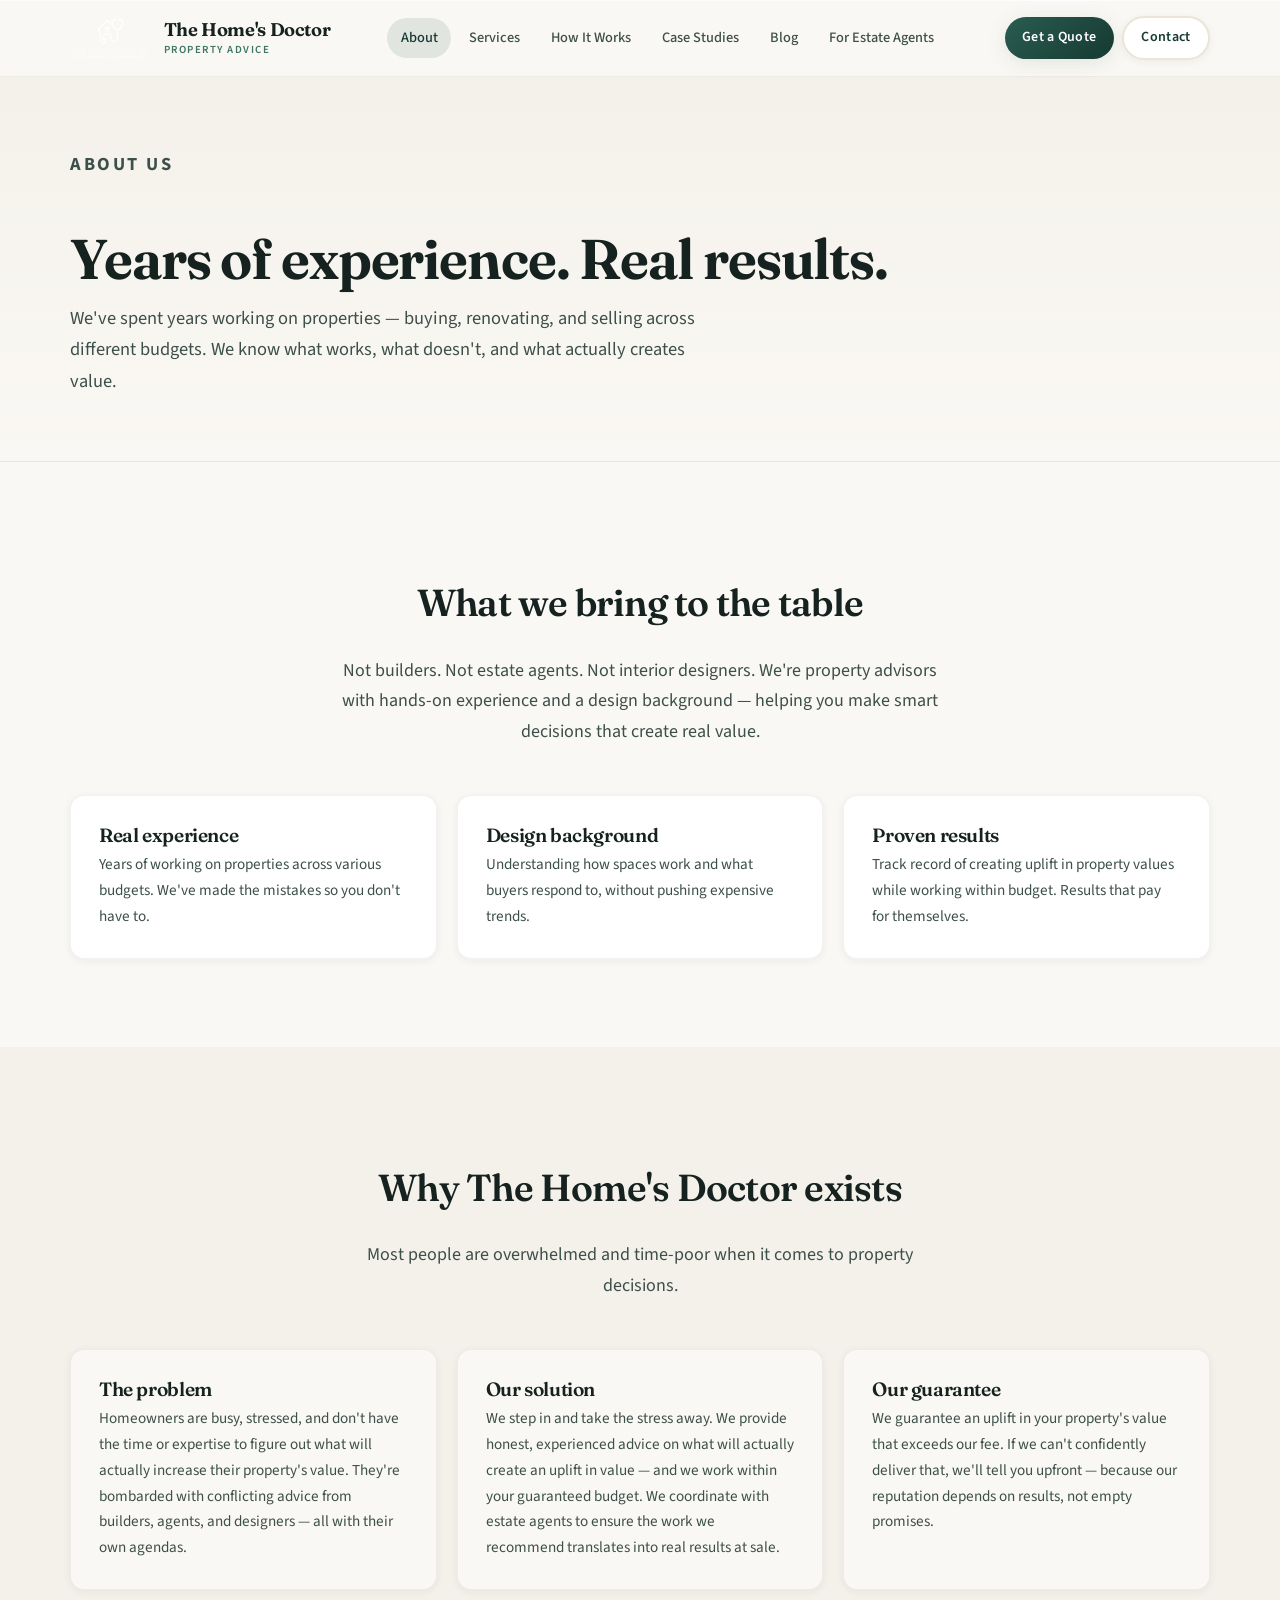
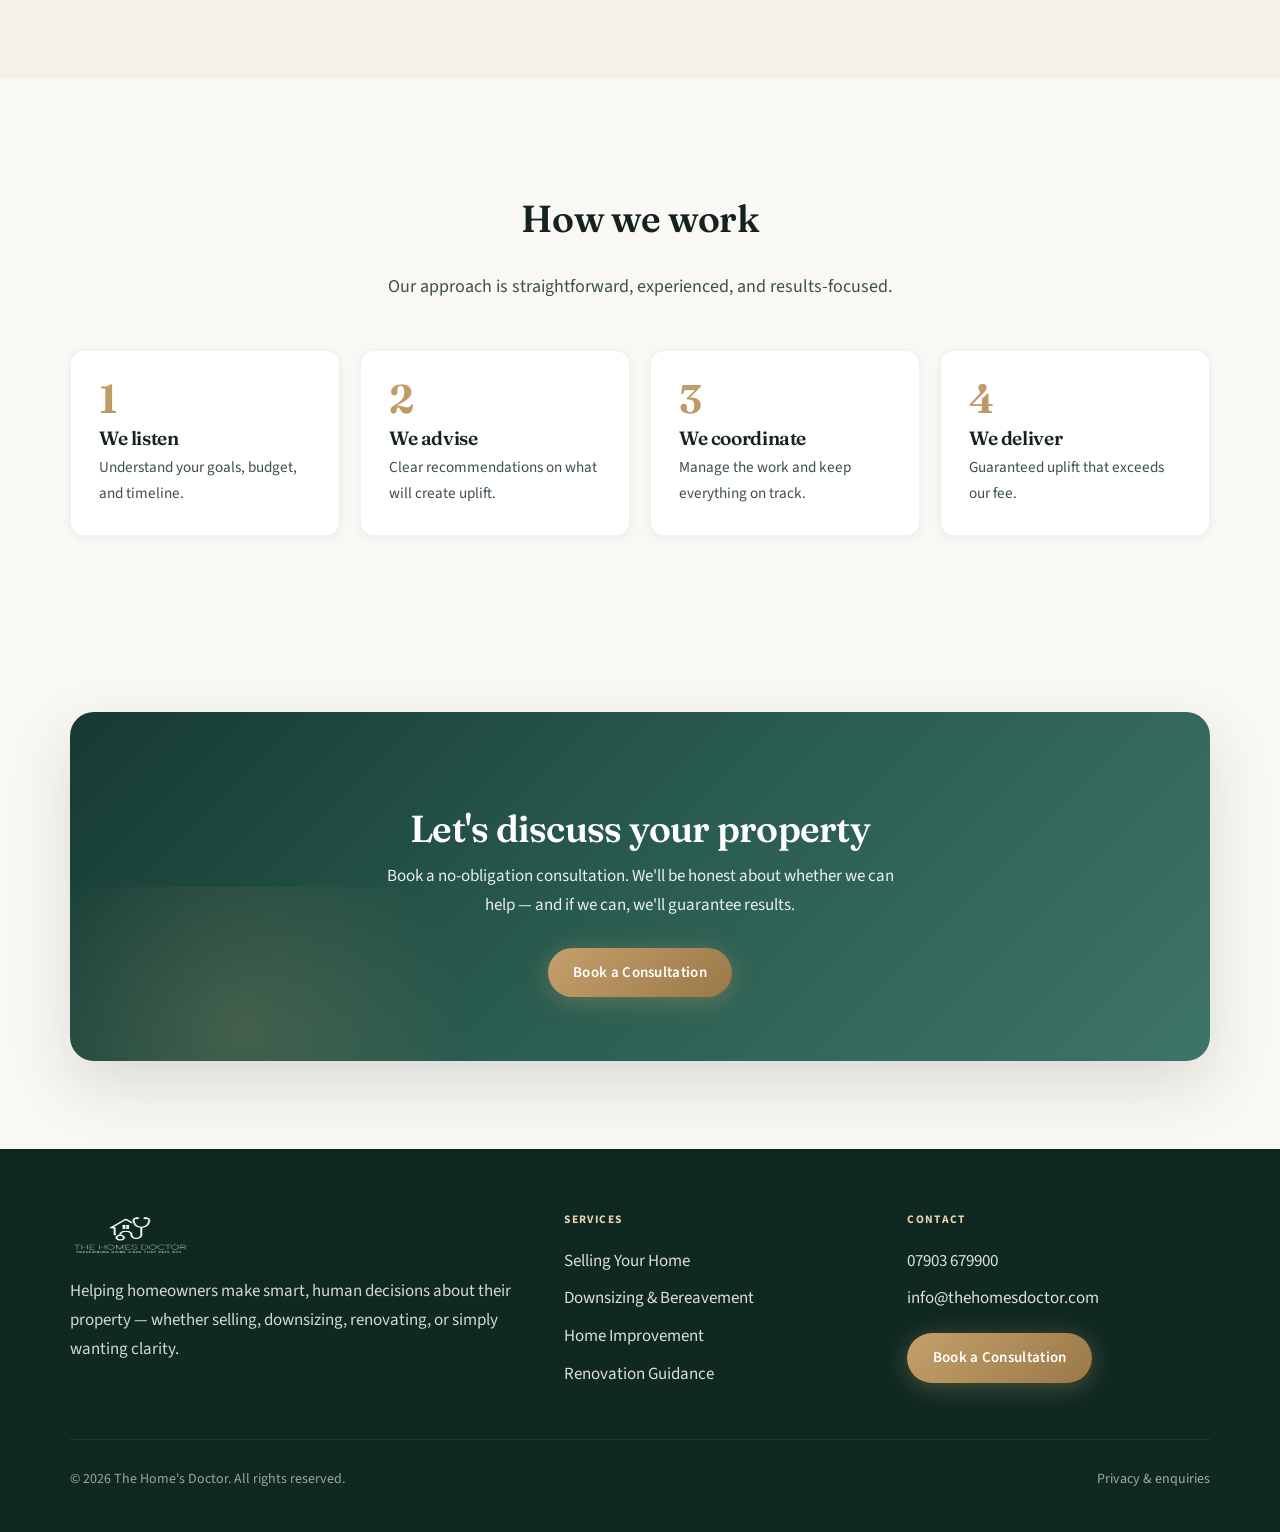
<file: about/index.html>
<!DOCTYPE html>
<html lang="en-GB">
<head>
  <meta charset="utf-8">
  <meta name="viewport" content="width=device-width, initial-scale=1">
  <title>About | The Home's Doctor</title>
  <meta name="description" content="Property advisors with hands-on experience and a design background — helping you make smart decisions that create real value.">
  <link rel="canonical" href="https://thehomesdoctor.com/about/">
  <link rel="icon" href="../images/logo.png" type="image/png">
  <link rel="preconnect" href="https://fonts.googleapis.com">
  <link rel="preconnect" href="https://fonts.gstatic.com" crossorigin>
  <link href="https://fonts.googleapis.com/css2?family=Fraunces:opsz,wght@9..144,500;9..144,600;9..144,700&family=Source+Sans+3:wght@400;500;600;700&display=swap" rel="stylesheet">
  <script src="../js/site-base.js"></script>
  <link rel="stylesheet" href="" id="site-css">
  <script>document.getElementById("site-css").href = (window.SITE_BASE || "") + "/css/styles.css";</script>
  <script defer src="../js/layout.js"></script>
  <script defer src="../js/main.js"></script>
</head>
<body>
  <div data-site-header></div>
  <main>
    <section class="page-hero">
      <div class="container">
        <p class="eyebrow">About us</p>
        <h1>Years of experience. Real results.</h1>
        <p>We've spent years working on properties — buying, renovating, and selling across different budgets. We know what works, what doesn't, and what actually creates value.</p>
      </div>
    </section>

    <section class="section">
      <div class="container section-header">
        <h2>What we bring to the table</h2>
        <p>Not builders. Not estate agents. Not interior designers. We're property advisors with hands-on experience and a design background — helping you make smart decisions that create real value.</p>
      </div>
      <div class="container feature-grid">
        <div class="feature">
          <h3>Real experience</h3>
          <p>Years of working on properties across various budgets. We've made the mistakes so you don't have to.</p>
        </div>
        <div class="feature">
          <h3>Design background</h3>
          <p>Understanding how spaces work and what buyers respond to, without pushing expensive trends.</p>
        </div>
        <div class="feature">
          <h3>Proven results</h3>
          <p>Track record of creating uplift in property values while working within budget. Results that pay for themselves.</p>
        </div>
      </div>
    </section>

    <section class="section section-alt">
      <div class="container section-header">
        <h2>Why The Home's Doctor exists</h2>
        <p>Most people are overwhelmed and time-poor when it comes to property decisions.</p>
      </div>
      <div class="container feature-grid">
        <div class="feature">
          <h3>The problem</h3>
          <p>Homeowners are busy, stressed, and don't have the time or expertise to figure out what will actually increase their property's value. They're bombarded with conflicting advice from builders, agents, and designers — all with their own agendas.</p>
        </div>
        <div class="feature">
          <h3>Our solution</h3>
          <p>We step in and take the stress away. We provide honest, experienced advice on what will actually create an uplift in value — and we work within your guaranteed budget. We coordinate with estate agents to ensure the work we recommend translates into real results at sale.</p>
        </div>
        <div class="feature">
          <h3>Our guarantee</h3>
          <p>We guarantee an uplift in your property's value that exceeds our fee. If we can't confidently deliver that, we'll tell you upfront — because our reputation depends on results, not empty promises.</p>
        </div>
      </div>
    </section>

    <section class="section">
      <div class="container section-header">
        <h2>How we work</h2>
        <p>Our approach is straightforward, experienced, and results-focused.</p>
      </div>
      <div class="container feature-grid">
        <div class="feature"><div class="num">1</div><h3>We listen</h3><p>Understand your goals, budget, and timeline.</p></div>
        <div class="feature"><div class="num">2</div><h3>We advise</h3><p>Clear recommendations on what will create uplift.</p></div>
        <div class="feature"><div class="num">3</div><h3>We coordinate</h3><p>Manage the work and keep everything on track.</p></div>
        <div class="feature"><div class="num">4</div><h3>We deliver</h3><p>Guaranteed uplift that exceeds our fee.</p></div>
      </div>
    </section>

    <section class="section">
      <div class="container">
        <div class="cta-band">
          <h2>Let's discuss your property</h2>
          <p>Book a no-obligation consultation. We'll be honest about whether we can help — and if we can, we'll guarantee results.</p>
          <a href="../contact/" class="btn btn-gold">Book a Consultation</a>
        </div>
      </div>
    </section>
  </main>
  <div data-site-footer></div>
</body>
</html>
</file>
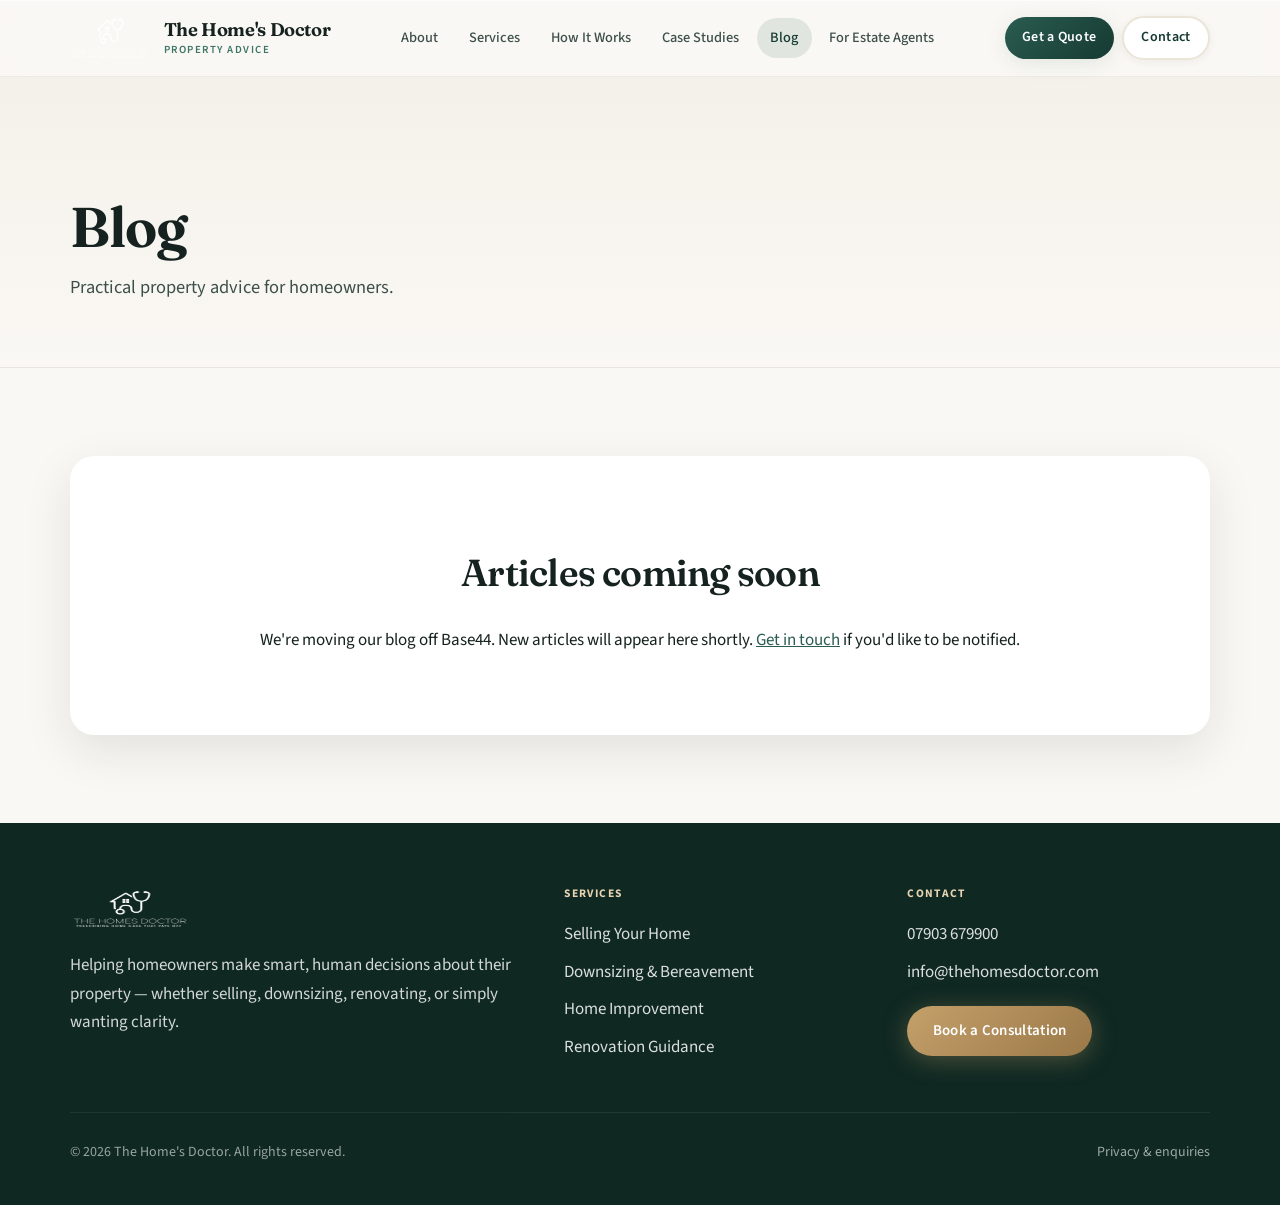
<file: blog/index.html>
<!DOCTYPE html>
<html lang="en-GB">
<head>
  <meta charset="utf-8">
  <meta name="viewport" content="width=device-width, initial-scale=1">
  <title>Blog | The Home's Doctor</title>
  <meta name="description" content="Property advice, tips and insights from The Home's Doctor.">
  <link rel="canonical" href="https://thehomesdoctor.com/blog/">
  <link rel="icon" href="../images/logo.png" type="image/png">
  <link rel="preconnect" href="https://fonts.googleapis.com">
  <link rel="preconnect" href="https://fonts.gstatic.com" crossorigin>
  <link href="https://fonts.googleapis.com/css2?family=Fraunces:opsz,wght@9..144,500;9..144,600;9..144,700&family=Source+Sans+3:wght@400;500;600;700&display=swap" rel="stylesheet">
  <script src="../js/site-base.js"></script>
  <link rel="stylesheet" href="" id="site-css">
  <script>document.getElementById("site-css").href = (window.SITE_BASE || "") + "/css/styles.css";</script>
  <script defer src="../js/layout.js"></script>
  <script defer src="../js/main.js"></script>
</head>
<body>
  <div data-site-header></div>
  <main>
    <section class="page-hero">
      <div class="container">
        <h1>Blog</h1>
        <p>Practical property advice for homeowners.</p>
      </div>
    </section>
    <section class="section">
      <div class="container coming-soon">
        <h2>Articles coming soon</h2>
        <p>We're moving our blog off Base44. New articles will appear here shortly. <a href="../contact/">Get in touch</a> if you'd like to be notified.</p>
      </div>
    </section>
  </main>
  <div data-site-footer></div>
</body>
</html>
</file>
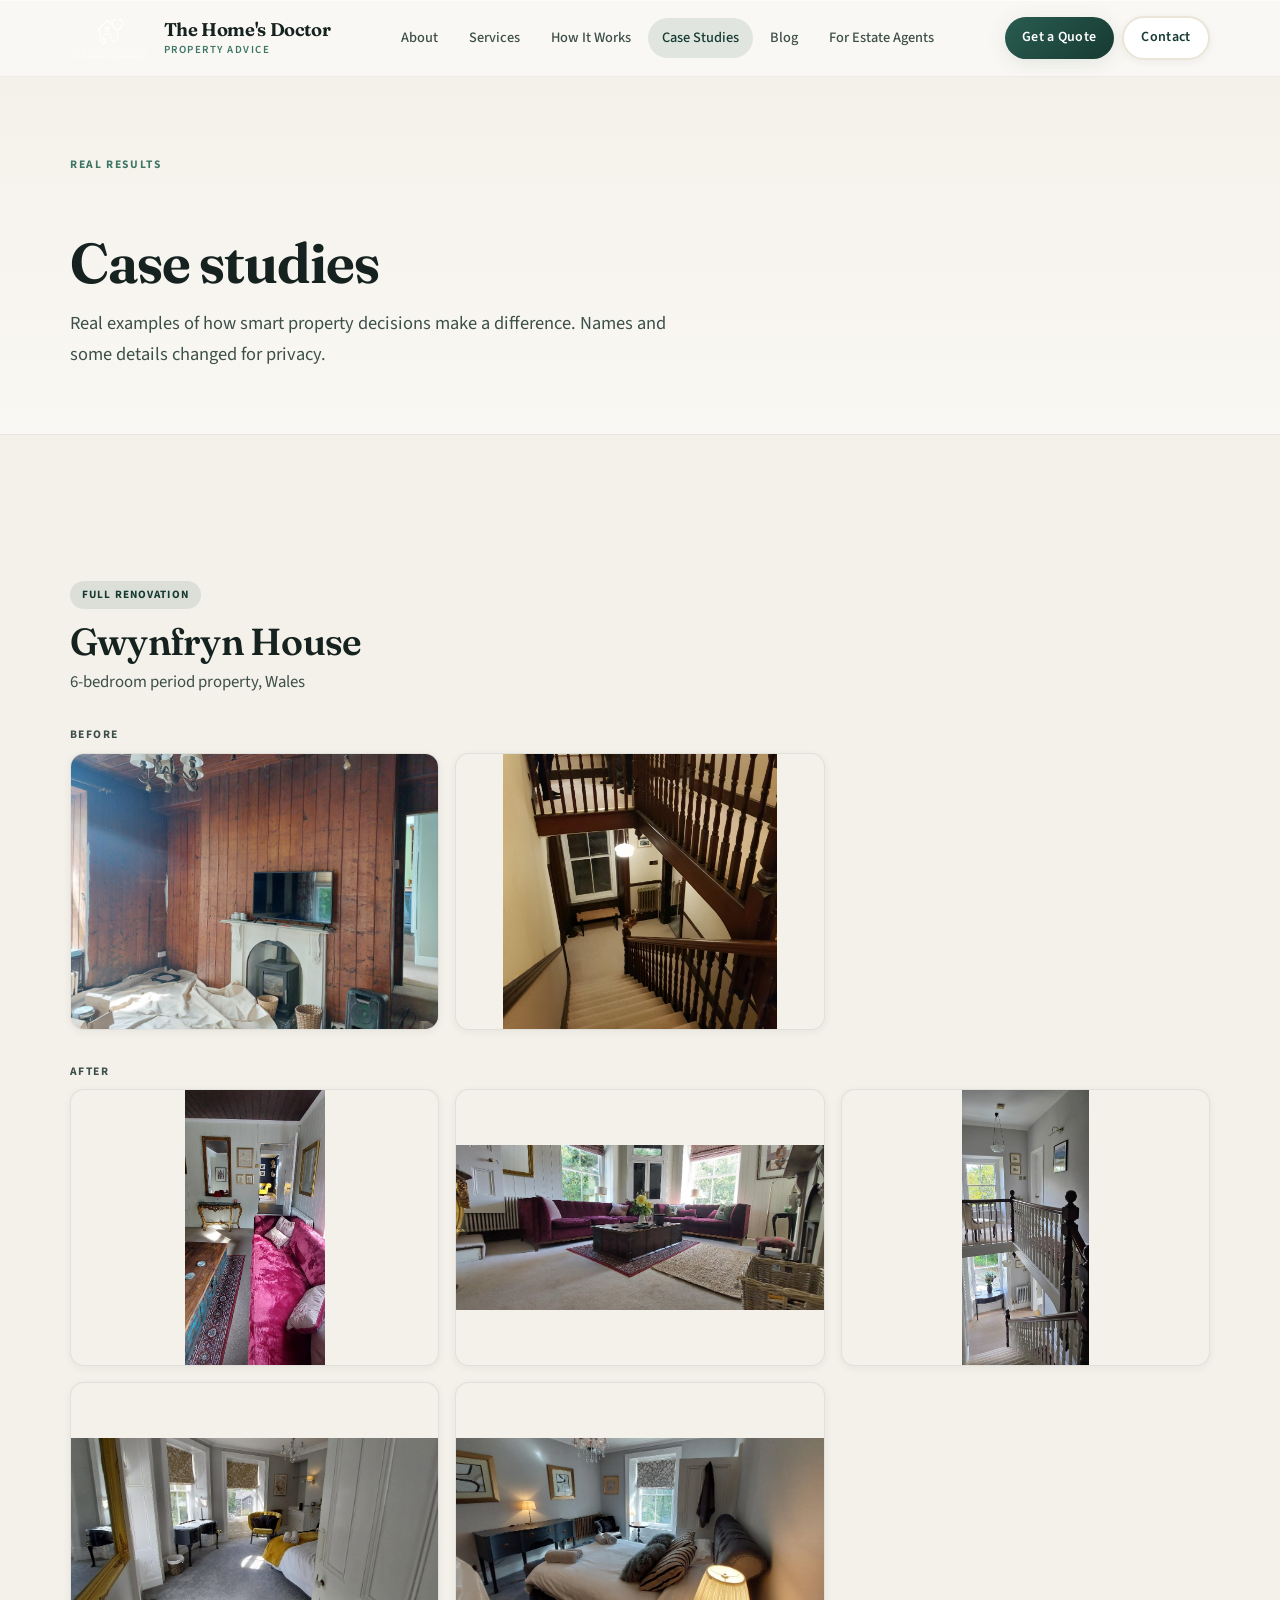
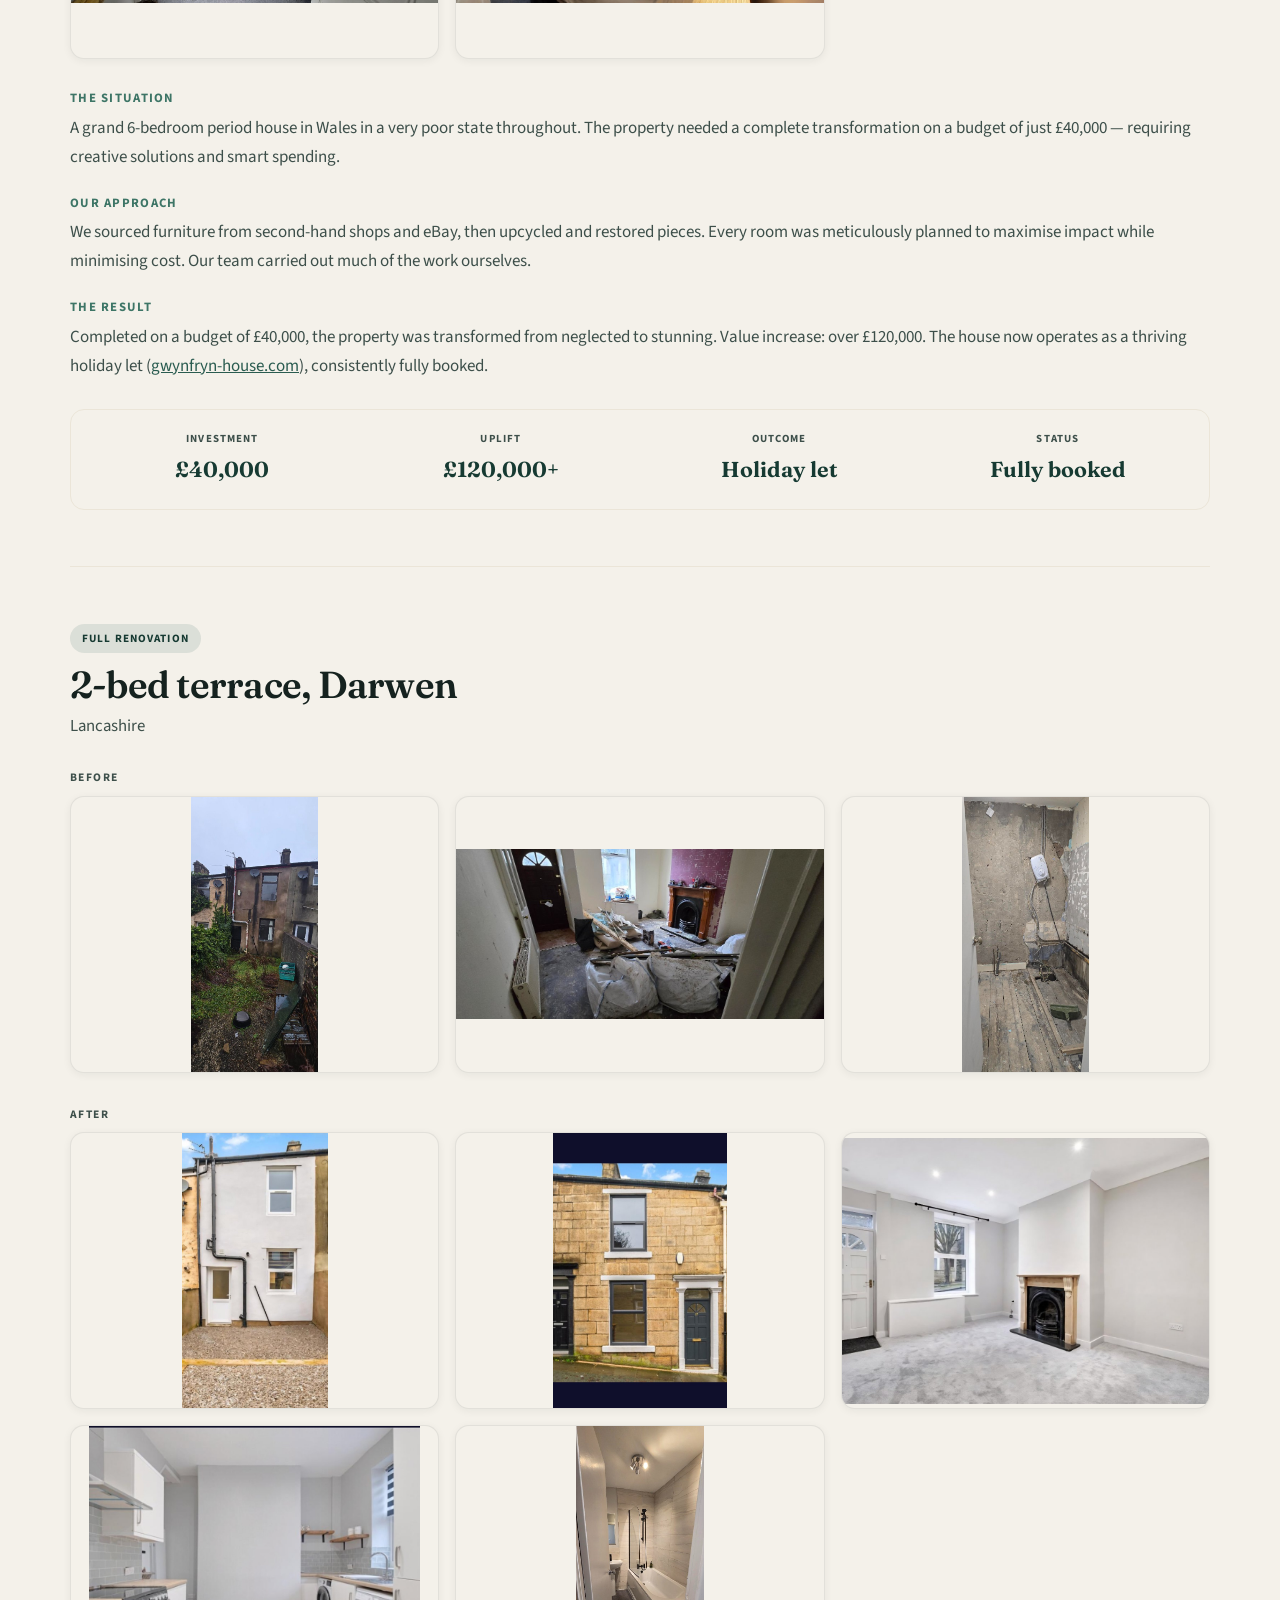
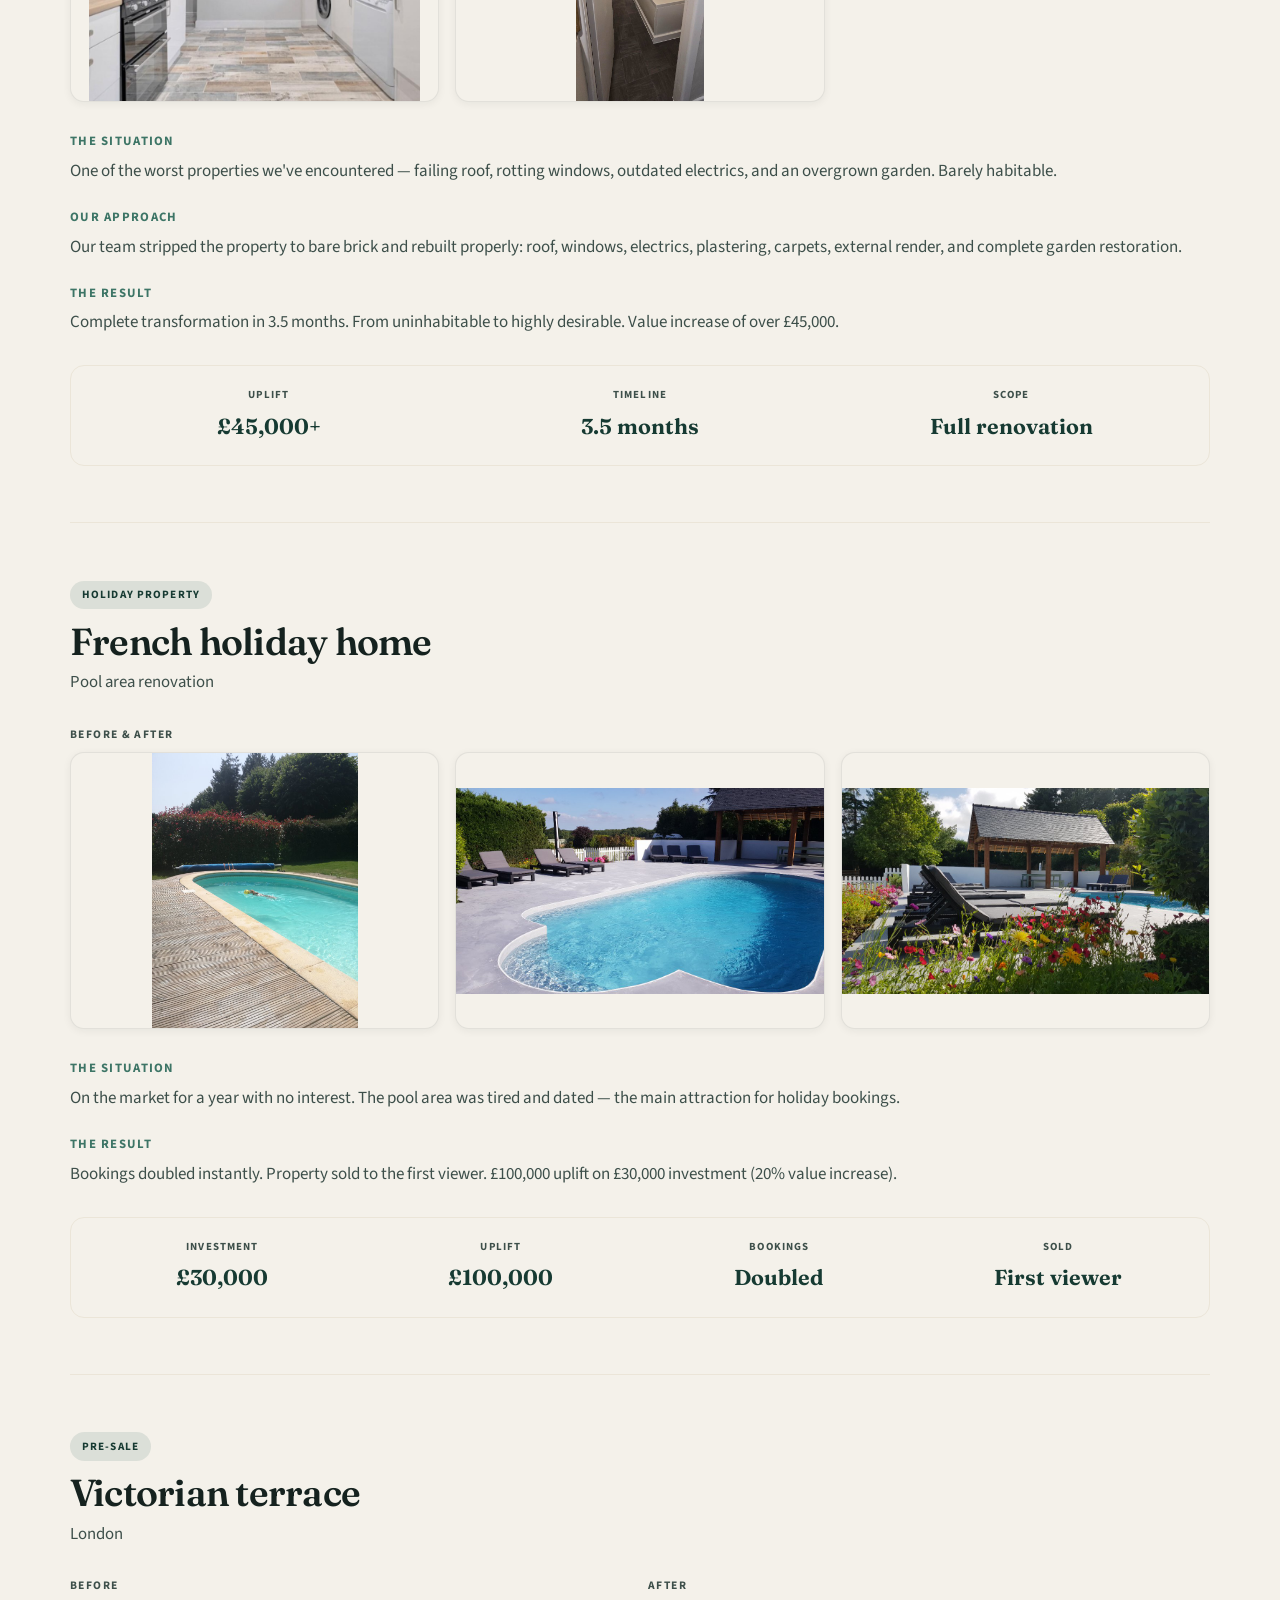
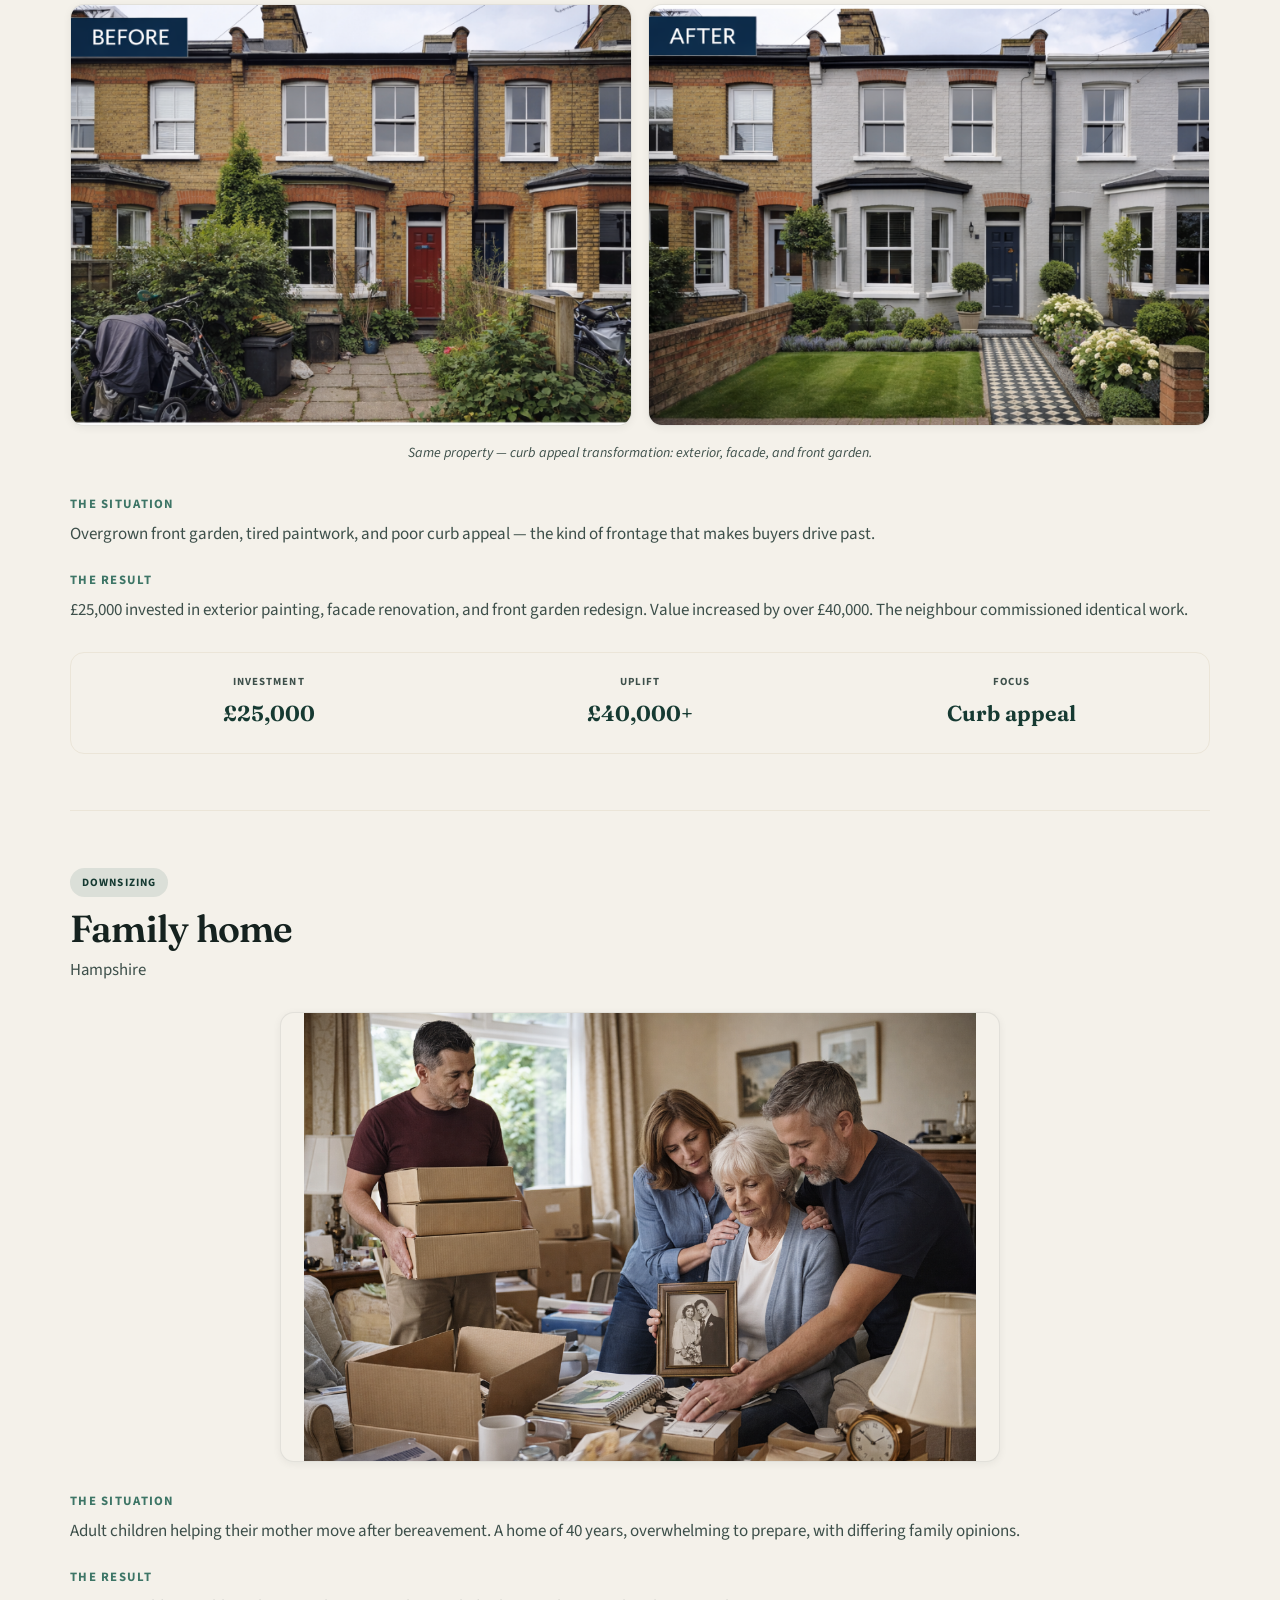
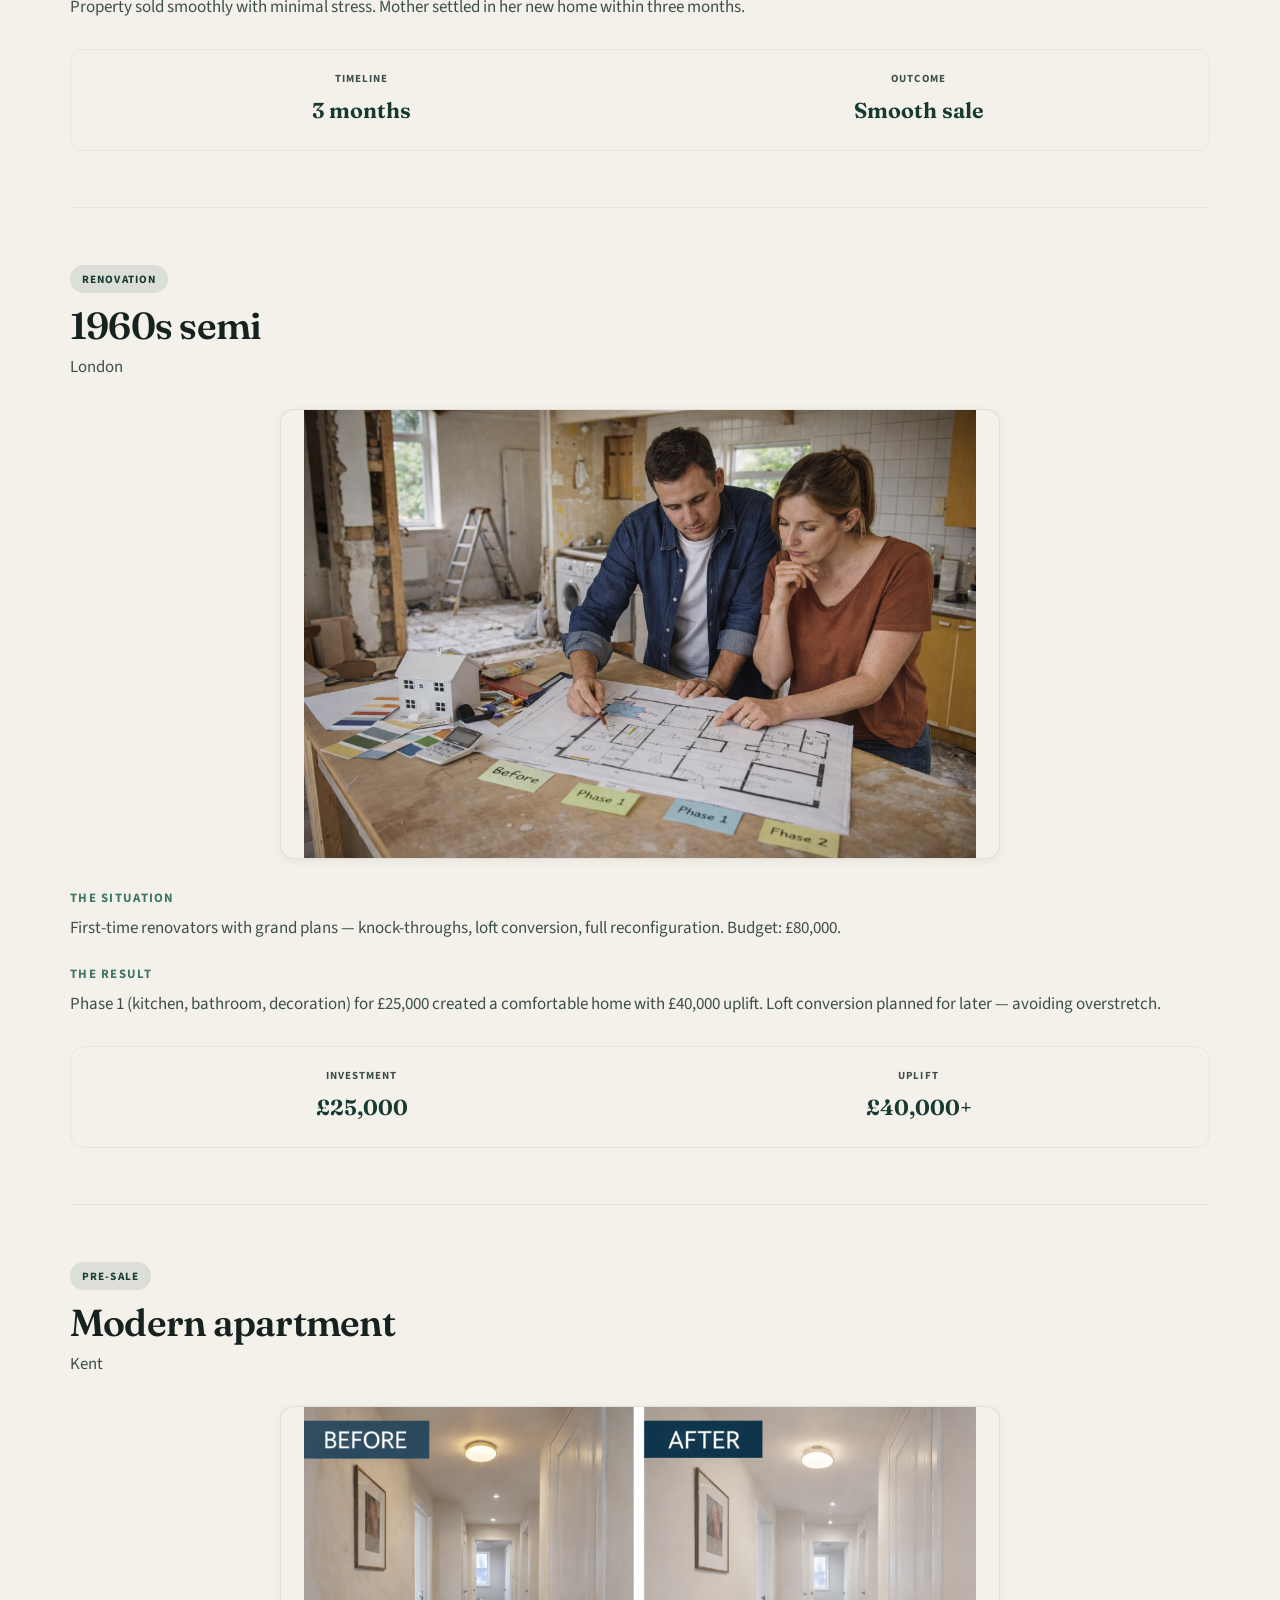
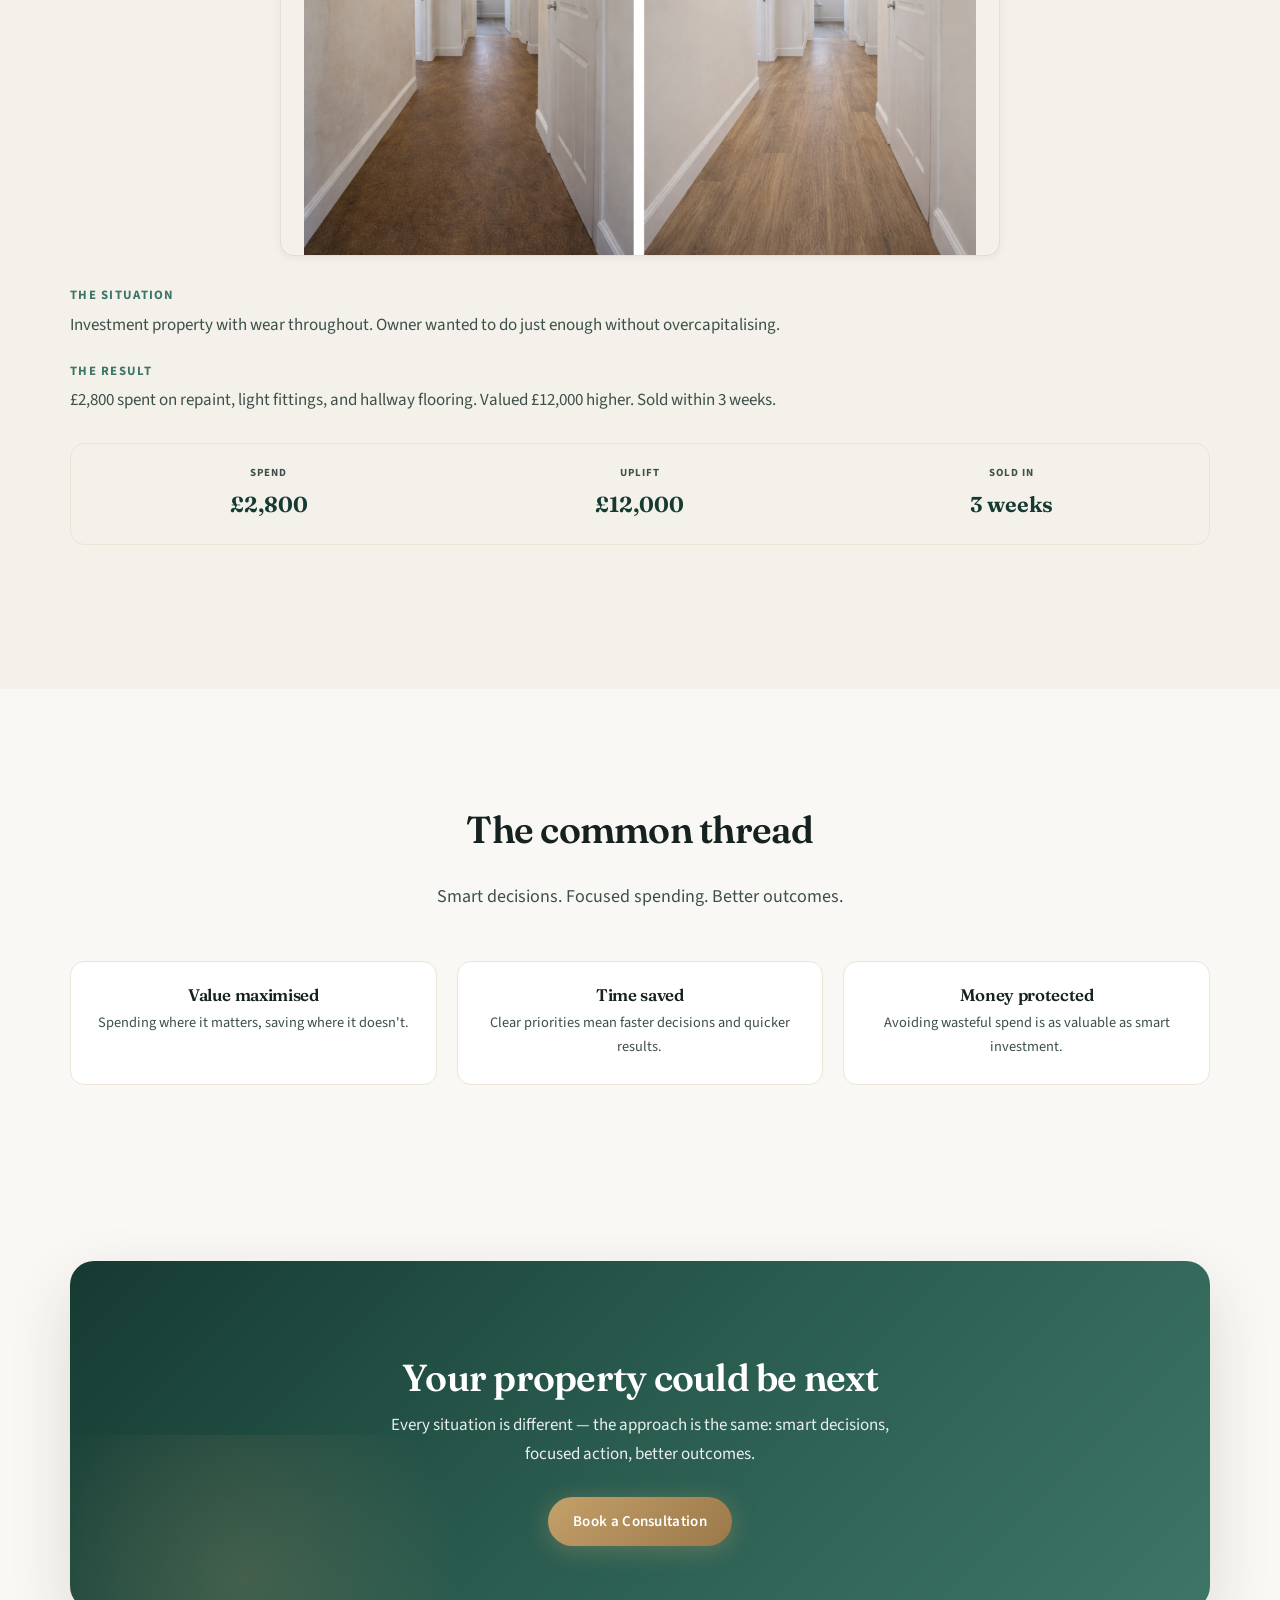
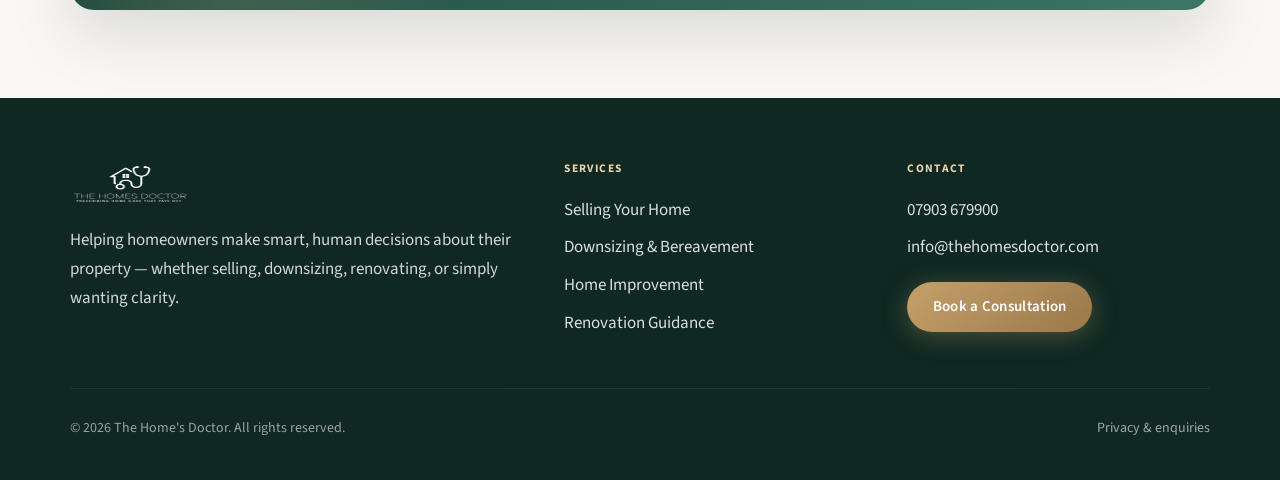
<file: case-studies/index.html>
<!DOCTYPE html>
<html lang="en-GB">
<head>
  <meta charset="utf-8">
  <meta name="viewport" content="width=device-width, initial-scale=1">
  <title>Case Studies | The Home's Doctor</title>
  <meta name="description" content="Real property projects — renovations, pre-sale optimisation, downsizing and more. See the results.">
  <link rel="canonical" href="https://thehomesdoctor.com/case-studies/">
  <link rel="icon" href="../images/logo.png" type="image/png">
  <link rel="preconnect" href="https://fonts.googleapis.com">
  <link rel="preconnect" href="https://fonts.gstatic.com" crossorigin>
  <link href="https://fonts.googleapis.com/css2?family=Fraunces:opsz,wght@9..144,500;9..144,600;9..144,700&family=Source+Sans+3:wght@400;500;600;700&display=swap" rel="stylesheet">
  <script src="../js/site-base.js"></script>
  <link rel="stylesheet" href="" id="site-css">
  <script>document.getElementById("site-css").href = (window.SITE_BASE || "") + "/css/styles.css";</script>
  <script defer src="../js/layout.js"></script>
  <script defer src="../js/main.js"></script>
</head>
<body>
  <div data-site-header></div>
  <main>
    <section class="page-hero">
      <div class="container">
        <span class="section-label">Real results</span>
        <h1>Case studies</h1>
        <p>Real examples of how smart property decisions make a difference. Names and some details changed for privacy.</p>
      </div>
    </section>

    <section class="section section-alt">
      <div class="container">

        <article class="case-study" id="gwynfryn">
          <div class="case-study-header">
            <span class="tag">Full renovation</span>
            <h2>Gwynfryn House</h2>
            <p class="location">6-bedroom period property, Wales</p>
          </div>
          <div class="gallery-label">Before</div>
          <div class="gallery gallery-before">
            <img src="../images/case-studies/gwynfryn-before-1.jpg" alt="Gwynfryn House before renovation" loading="lazy" width="600" height="450">
            <img src="../images/case-studies/gwynfryn-before-2.jpg" alt="Gwynfryn House before renovation interior" loading="lazy" width="600" height="450">
          </div>
          <div class="gallery-label">After</div>
          <div class="gallery gallery-after">
            <img src="../images/case-studies/gwynfryn-after-1.jpg" alt="Gwynfryn House after renovation" loading="lazy" width="600" height="450">
            <img src="../images/case-studies/gwynfryn-after-2.jpg" alt="Renovated bedroom" loading="lazy" width="600" height="450">
            <img src="../images/case-studies/gwynfryn-after-3.jpg" alt="Renovated living space" loading="lazy" width="600" height="450">
            <img src="../images/case-studies/gwynfryn-after-4.jpg" alt="Renovated interior detail" loading="lazy" width="600" height="450">
            <img src="../images/case-studies/gwynfryn-after-5.jpg" alt="Finished room styling" loading="lazy" width="600" height="450">
          </div>
          <div class="case-block">
            <h3>The situation</h3>
            <p>A grand 6-bedroom period house in Wales in a very poor state throughout. The property needed a complete transformation on a budget of just £40,000 — requiring creative solutions and smart spending.</p>
            <h3>Our approach</h3>
            <p>We sourced furniture from second-hand shops and eBay, then upcycled and restored pieces. Every room was meticulously planned to maximise impact while minimising cost. Our team carried out much of the work ourselves.</p>
            <h3>The result</h3>
            <p>Completed on a budget of £40,000, the property was transformed from neglected to stunning. Value increase: over £120,000. The house now operates as a thriving holiday let (<a href="https://www.gwynfryn-house.com" target="_blank" rel="noopener">gwynfryn-house.com</a>), consistently fully booked.</p>
          </div>
          <div class="stats-row">
            <div class="stat-box"><span class="label">Investment</span><span class="value">£40,000</span></div>
            <div class="stat-box"><span class="label">Uplift</span><span class="value">£120,000+</span></div>
            <div class="stat-box"><span class="label">Outcome</span><span class="value">Holiday let</span></div>
            <div class="stat-box"><span class="label">Status</span><span class="value">Fully booked</span></div>
          </div>
        </article>

        <article class="case-study" id="darwen">
          <div class="case-study-header">
            <span class="tag">Full renovation</span>
            <h2>2-bed terrace, Darwen</h2>
            <p class="location">Lancashire</p>
          </div>
          <div class="gallery-label">Before</div>
          <div class="gallery gallery-before">
            <img src="../images/case-studies/darwen-before-1.jpg" alt="Darwen terrace before" loading="lazy" width="600" height="450">
            <img src="../images/case-studies/darwen-before-2.jpg" alt="Property before works" loading="lazy" width="600" height="450">
            <img src="../images/case-studies/darwen-before-3.jpg" alt="Overgrown garden before" loading="lazy" width="600" height="450">
          </div>
          <div class="gallery-label">After</div>
          <div class="gallery gallery-after">
            <img src="../images/case-studies/darwen-after-1.jpg" alt="Darwen terrace after renovation" loading="lazy" width="600" height="450">
            <img src="../images/case-studies/darwen-after-2.jpg" alt="Renovated property exterior" loading="lazy" width="600" height="450">
            <img src="../images/case-studies/darwen-after-3.jpg" alt="Renovated interior" loading="lazy" width="600" height="450">
            <img src="../images/case-studies/darwen-after-4.jpg" alt="Finished property" loading="lazy" width="600" height="450">
            <img src="../images/case-studies/darwen-after-5.jpg" alt="Completed renovation" loading="lazy" width="600" height="450">
          </div>
          <div class="case-block">
            <h3>The situation</h3>
            <p>One of the worst properties we've encountered — failing roof, rotting windows, outdated electrics, and an overgrown garden. Barely habitable.</p>
            <h3>Our approach</h3>
            <p>Our team stripped the property to bare brick and rebuilt properly: roof, windows, electrics, plastering, carpets, external render, and complete garden restoration.</p>
            <h3>The result</h3>
            <p>Complete transformation in 3.5 months. From uninhabitable to highly desirable. Value increase of over £45,000.</p>
          </div>
          <div class="stats-row">
            <div class="stat-box"><span class="label">Uplift</span><span class="value">£45,000+</span></div>
            <div class="stat-box"><span class="label">Timeline</span><span class="value">3.5 months</span></div>
            <div class="stat-box"><span class="label">Scope</span><span class="value">Full renovation</span></div>
          </div>
        </article>

        <article class="case-study" id="pool">
          <div class="case-study-header">
            <span class="tag">Holiday property</span>
            <h2>French holiday home</h2>
            <p class="location">Pool area renovation</p>
          </div>
          <div class="gallery-label">Before &amp; after</div>
          <div class="gallery gallery-after">
            <img src="../images/case-studies/pool-before.jpg" alt="Pool area before renovation" loading="lazy" width="600" height="450">
            <img src="../images/case-studies/pool-after-1.jpg" alt="Pool area after renovation" loading="lazy" width="600" height="450">
            <img src="../images/case-studies/pool-after-2.jpg" alt="Modernised pool surrounds" loading="lazy" width="600" height="450">
          </div>
          <div class="case-block">
            <h3>The situation</h3>
            <p>On the market for a year with no interest. The pool area was tired and dated — the main attraction for holiday bookings.</p>
            <h3>The result</h3>
            <p>Bookings doubled instantly. Property sold to the first viewer. £100,000 uplift on £30,000 investment (20% value increase).</p>
          </div>
          <div class="stats-row">
            <div class="stat-box"><span class="label">Investment</span><span class="value">£30,000</span></div>
            <div class="stat-box"><span class="label">Uplift</span><span class="value">£100,000</span></div>
            <div class="stat-box"><span class="label">Bookings</span><span class="value">Doubled</span></div>
            <div class="stat-box"><span class="label">Sold</span><span class="value">First viewer</span></div>
          </div>
        </article>

        <article class="case-study" id="london-terrace">
          <div class="case-study-header">
            <span class="tag">Pre-sale</span>
            <h2>Victorian terrace</h2>
            <p class="location">London</p>
          </div>
          <div class="gallery-pair">
            <figure>
              <figcaption>Before</figcaption>
              <img src="../images/case-studies/london-terrace-before.png" alt="Victorian terrace before — overgrown front garden and tired exterior" loading="lazy" width="683" height="512">
            </figure>
            <figure>
              <figcaption>After</figcaption>
              <img src="../images/case-studies/london-terrace-after.png" alt="Victorian terrace after — painted facade and landscaped front garden" loading="lazy" width="683" height="512">
            </figure>
          </div>
          <p class="gallery-caption">Same property — curb appeal transformation: exterior, facade, and front garden.</p>
          <div class="case-block">
            <h3>The situation</h3>
            <p>Overgrown front garden, tired paintwork, and poor curb appeal — the kind of frontage that makes buyers drive past.</p>
            <h3>The result</h3>
            <p>£25,000 invested in exterior painting, facade renovation, and front garden redesign. Value increased by over £40,000. The neighbour commissioned identical work.</p>
          </div>
          <div class="stats-row">
            <div class="stat-box"><span class="label">Investment</span><span class="value">£25,000</span></div>
            <div class="stat-box"><span class="label">Uplift</span><span class="value">£40,000+</span></div>
            <div class="stat-box"><span class="label">Focus</span><span class="value">Curb appeal</span></div>
          </div>
        </article>

        <article class="case-study" id="hampshire">
          <div class="case-study-header">
            <span class="tag">Downsizing</span>
            <h2>Family home</h2>
            <p class="location">Hampshire</p>
          </div>
          <div class="gallery gallery-single">
            <img src="../images/case-studies/hampshire.png" alt="Family home downsizing support" loading="lazy" width="900" height="560">
          </div>
          <div class="case-block">
            <h3>The situation</h3>
            <p>Adult children helping their mother move after bereavement. A home of 40 years, overwhelming to prepare, with differing family opinions.</p>
            <h3>The result</h3>
            <p>Property sold smoothly with minimal stress. Mother settled in her new home within three months.</p>
          </div>
          <div class="stats-row">
            <div class="stat-box"><span class="label">Timeline</span><span class="value">3 months</span></div>
            <div class="stat-box"><span class="label">Outcome</span><span class="value">Smooth sale</span></div>
          </div>
        </article>

        <article class="case-study" id="semi-london">
          <div class="case-study-header">
            <span class="tag">Renovation</span>
            <h2>1960s semi</h2>
            <p class="location">London</p>
          </div>
          <div class="gallery gallery-single">
            <img src="../images/case-studies/semi-london.png" alt="1960s semi renovation planning" loading="lazy" width="900" height="560">
          </div>
          <div class="case-block">
            <h3>The situation</h3>
            <p>First-time renovators with grand plans — knock-throughs, loft conversion, full reconfiguration. Budget: £80,000.</p>
            <h3>The result</h3>
            <p>Phase 1 (kitchen, bathroom, decoration) for £25,000 created a comfortable home with £40,000 uplift. Loft conversion planned for later — avoiding overstretch.</p>
          </div>
          <div class="stats-row">
            <div class="stat-box"><span class="label">Investment</span><span class="value">£25,000</span></div>
            <div class="stat-box"><span class="label">Uplift</span><span class="value">£40,000+</span></div>
          </div>
        </article>

        <article class="case-study" id="kent">
          <div class="case-study-header">
            <span class="tag">Pre-sale</span>
            <h2>Modern apartment</h2>
            <p class="location">Kent</p>
          </div>
          <div class="gallery gallery-single">
            <img src="../images/case-studies/kent-apartment.png" alt="Modern apartment pre-sale improvements" loading="lazy" width="900" height="560">
          </div>
          <div class="case-block">
            <h3>The situation</h3>
            <p>Investment property with wear throughout. Owner wanted to do just enough without overcapitalising.</p>
            <h3>The result</h3>
            <p>£2,800 spent on repaint, light fittings, and hallway flooring. Valued £12,000 higher. Sold within 3 weeks.</p>
          </div>
          <div class="stats-row">
            <div class="stat-box"><span class="label">Spend</span><span class="value">£2,800</span></div>
            <div class="stat-box"><span class="label">Uplift</span><span class="value">£12,000</span></div>
            <div class="stat-box"><span class="label">Sold in</span><span class="value">3 weeks</span></div>
          </div>
        </article>

      </div>
    </section>

    <section class="section">
      <div class="container section-header">
        <h2>The common thread</h2>
        <p>Smart decisions. Focused spending. Better outcomes.</p>
      </div>
      <div class="container case-summary-grid">
        <div class="case-summary-card">
          <h3>Value maximised</h3>
          <p>Spending where it matters, saving where it doesn't.</p>
        </div>
        <div class="case-summary-card">
          <h3>Time saved</h3>
          <p>Clear priorities mean faster decisions and quicker results.</p>
        </div>
        <div class="case-summary-card">
          <h3>Money protected</h3>
          <p>Avoiding wasteful spend is as valuable as smart investment.</p>
        </div>
      </div>
    </section>

    <section class="section">
      <div class="container">
        <div class="cta-band">
          <h2>Your property could be next</h2>
          <p>Every situation is different — the approach is the same: smart decisions, focused action, better outcomes.</p>
          <a href="../contact/" class="btn btn-gold">Book a Consultation</a>
        </div>
      </div>
    </section>
  </main>
  <div data-site-footer></div>
</body>
</html>
</file>
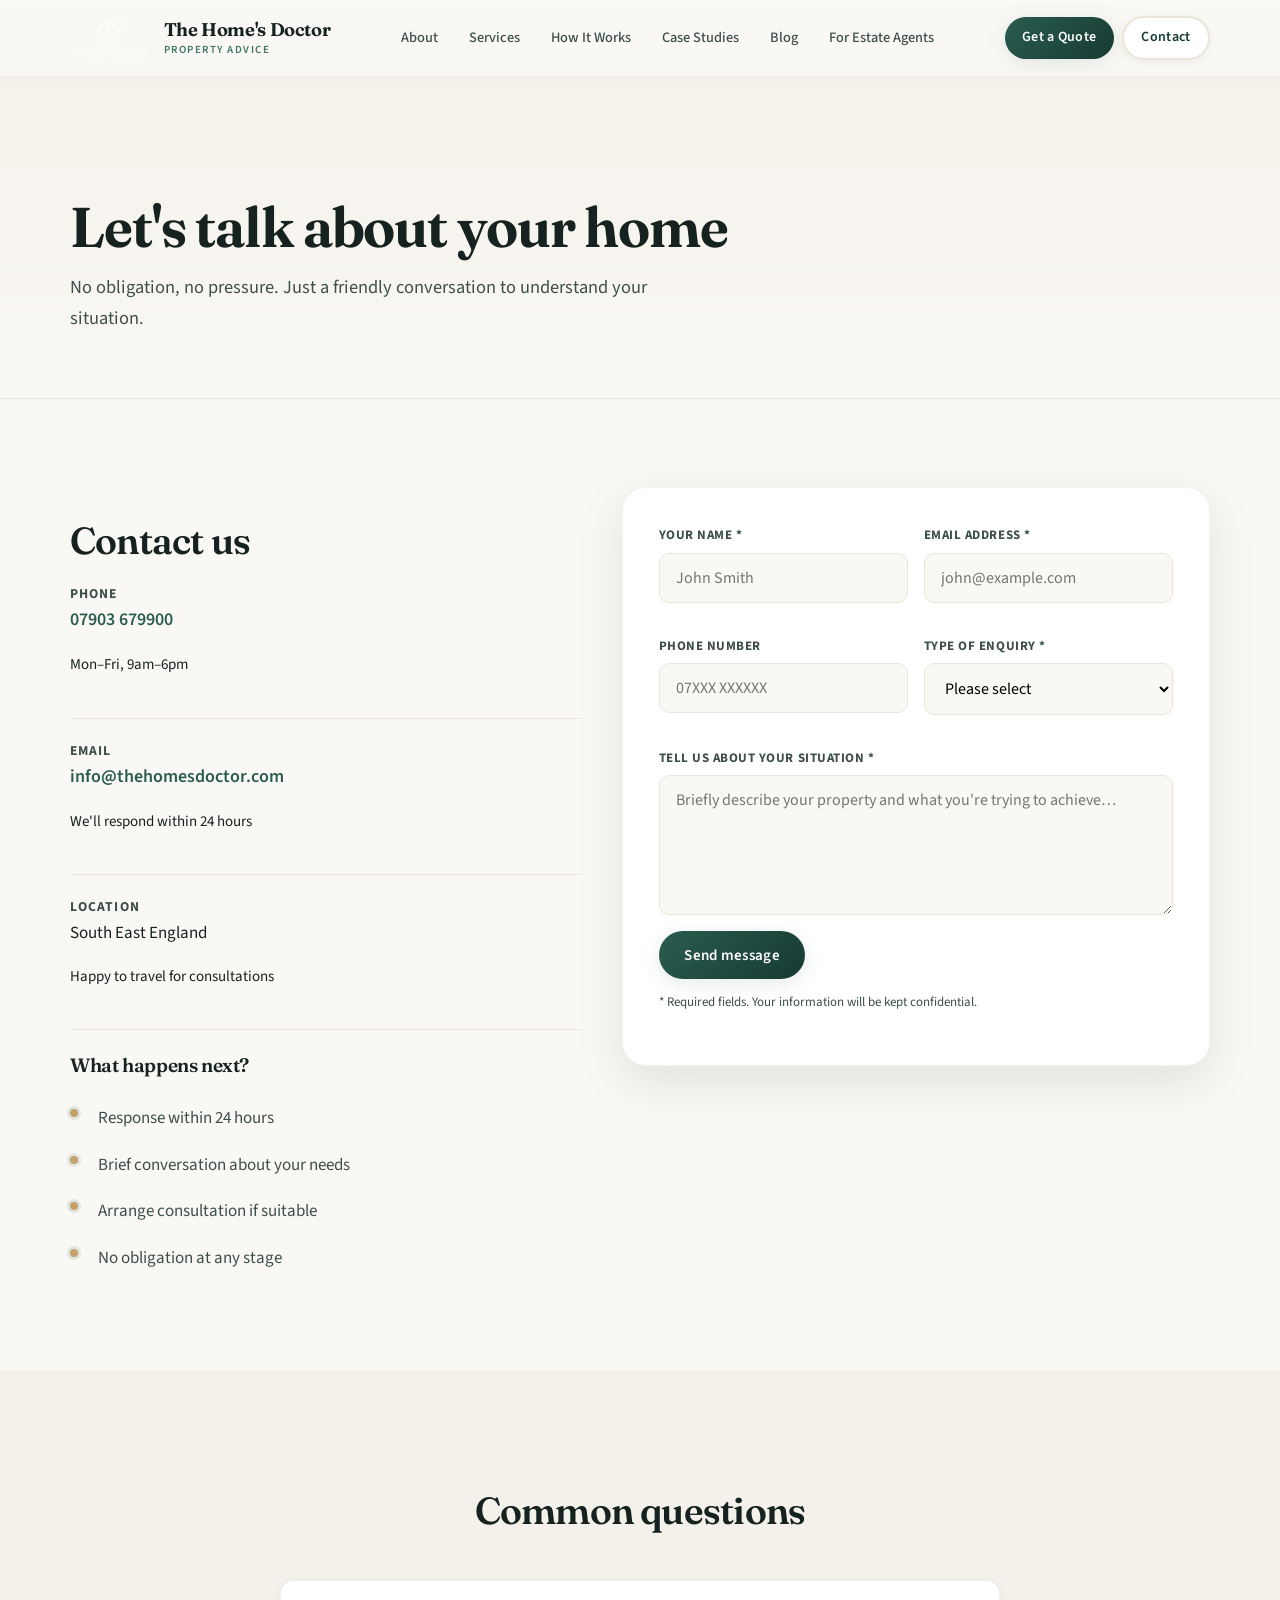
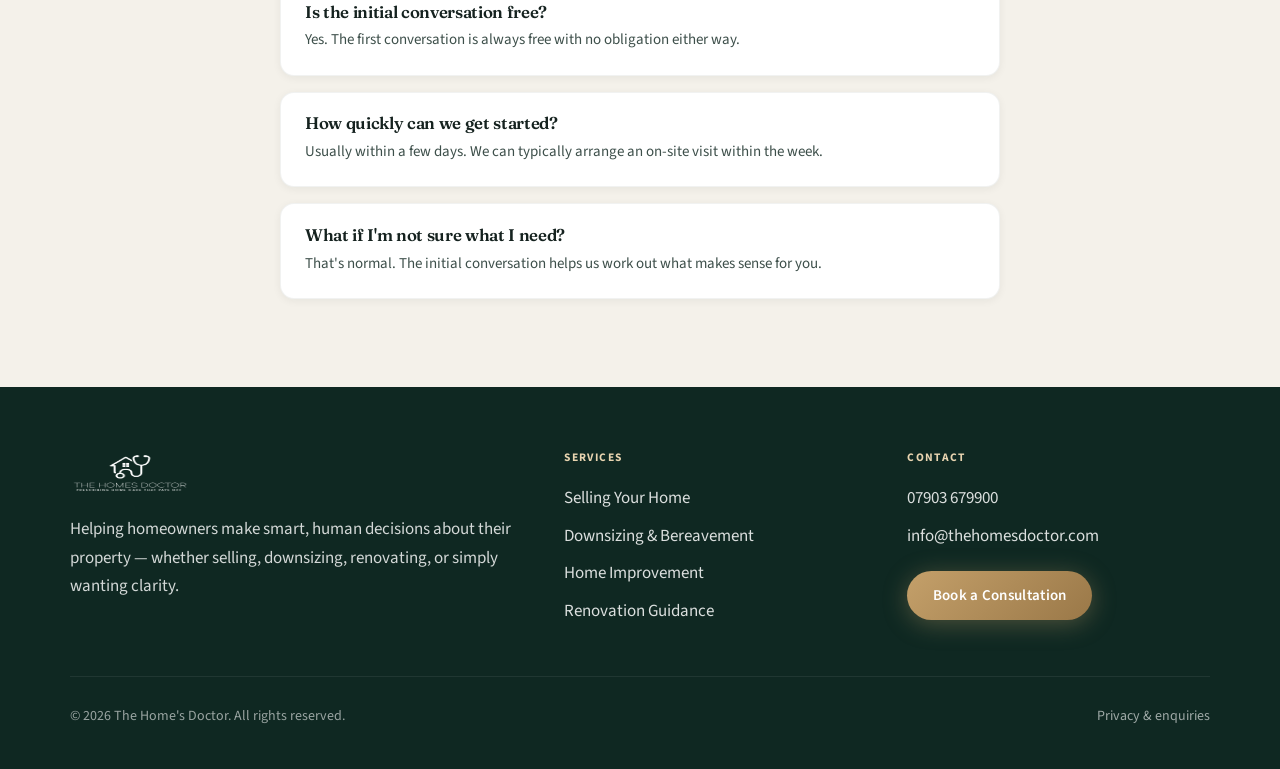
<file: contact/index.html>
<!DOCTYPE html>
<html lang="en-GB">
<head>
  <meta charset="utf-8">
  <meta name="viewport" content="width=device-width, initial-scale=1">
  <title>Contact | The Home's Doctor</title>
  <meta name="description" content="Book a free, no-obligation conversation about your property. Phone, email, or send us a message.">
  <link rel="canonical" href="https://thehomesdoctor.com/contact/">
  <link rel="icon" href="../images/logo.png" type="image/png">
  <link rel="preconnect" href="https://fonts.googleapis.com">
  <link rel="preconnect" href="https://fonts.gstatic.com" crossorigin>
  <link href="https://fonts.googleapis.com/css2?family=Fraunces:opsz,wght@9..144,500;9..144,600;9..144,700&family=Source+Sans+3:wght@400;500;600;700&display=swap" rel="stylesheet">
  <script src="../js/site-base.js"></script>
  <link rel="stylesheet" href="" id="site-css">
  <script>document.getElementById("site-css").href = (window.SITE_BASE || "") + "/css/styles.css";</script>
  <script defer src="../js/layout.js"></script>
  <script defer src="../js/main.js"></script>
</head>
<body>
  <div data-site-header></div>
  <main>
    <section class="page-hero">
      <div class="container">
        <h1>Let's talk about your home</h1>
        <p>No obligation, no pressure. Just a friendly conversation to understand your situation.</p>
      </div>
    </section>

    <section class="section">
      <div class="container contact-layout">
        <div class="contact-info">
          <h2>Contact us</h2>
          <div class="contact-block">
            <h3>Phone</h3>
            <p><a href="tel:07903679900">07903 679900</a></p>
            <p style="color:var(--ink-muted);font-size:0.9375rem">Mon–Fri, 9am–6pm</p>
          </div>
          <div class="contact-block">
            <h3>Email</h3>
            <p><a href="mailto:info@thehomesdoctor.com">info@thehomesdoctor.com</a></p>
            <p style="color:var(--ink-muted);font-size:0.9375rem">We'll respond within 24 hours</p>
          </div>
          <div class="contact-block">
            <h3>Location</h3>
            <p>South East England</p>
            <p style="color:var(--ink-muted);font-size:0.9375rem">Happy to travel for consultations</p>
          </div>
          <h3>What happens next?</h3>
          <ul class="steps-list">
            <li>Response within 24 hours</li>
            <li>Brief conversation about your needs</li>
            <li>Arrange consultation if suitable</li>
            <li>No obligation at any stage</li>
          </ul>
        </div>

        <div class="form-panel">
          <div class="form-success" role="status">Thank you — we've received your message and will be in touch shortly.</div>
          <form name="contact" method="POST" data-netlify="true" netlify-honeypot="bot-field" action="/contact/?success=1">
            <input type="hidden" name="form-name" value="contact">
            <p hidden><label>Don't fill this in: <input name="bot-field"></label></p>
            <div class="form-grid">
              <div class="form-group">
                <label for="name">Your name *</label>
                <input id="name" name="name" type="text" required placeholder="John Smith" autocomplete="name">
              </div>
              <div class="form-group">
                <label for="email">Email address *</label>
                <input id="email" name="email" type="email" required placeholder="john@example.com" autocomplete="email">
              </div>
              <div class="form-group">
                <label for="phone">Phone number</label>
                <input id="phone" name="phone" type="tel" placeholder="07XXX XXXXXX" autocomplete="tel">
              </div>
              <div class="form-group">
                <label for="enquiry">Type of enquiry *</label>
                <select id="enquiry" name="enquiry" required>
                  <option value="">Please select</option>
                  <option>Selling my home</option>
                  <option>Downsizing / bereavement</option>
                  <option>Home improvement</option>
                  <option>Renovation guidance</option>
                  <option>Estate agent partnership</option>
                  <option>General question</option>
                </select>
              </div>
              <div class="form-group full">
                <label for="message">Tell us about your situation *</label>
                <textarea id="message" name="message" required placeholder="Briefly describe your property and what you're trying to achieve…"></textarea>
              </div>
            </div>
            <button type="submit" class="btn btn-primary">Send message</button>
            <p class="form-note">* Required fields. Your information will be kept confidential.</p>
          </form>
        </div>
      </div>
    </section>

    <section class="section section-alt">
      <div class="container section-header">
        <h2>Common questions</h2>
      </div>
      <div class="container faq-grid" style="max-width:720px;margin:0 auto">
        <div class="faq-item">
          <h3>Is the initial conversation free?</h3>
          <p>Yes. The first conversation is always free with no obligation either way.</p>
        </div>
        <div class="faq-item">
          <h3>How quickly can we get started?</h3>
          <p>Usually within a few days. We can typically arrange an on-site visit within the week.</p>
        </div>
        <div class="faq-item">
          <h3>What if I'm not sure what I need?</h3>
          <p>That's normal. The initial conversation helps us work out what makes sense for you.</p>
        </div>
      </div>
    </section>
  </main>
  <div data-site-footer></div>
</body>
</html>
</file>
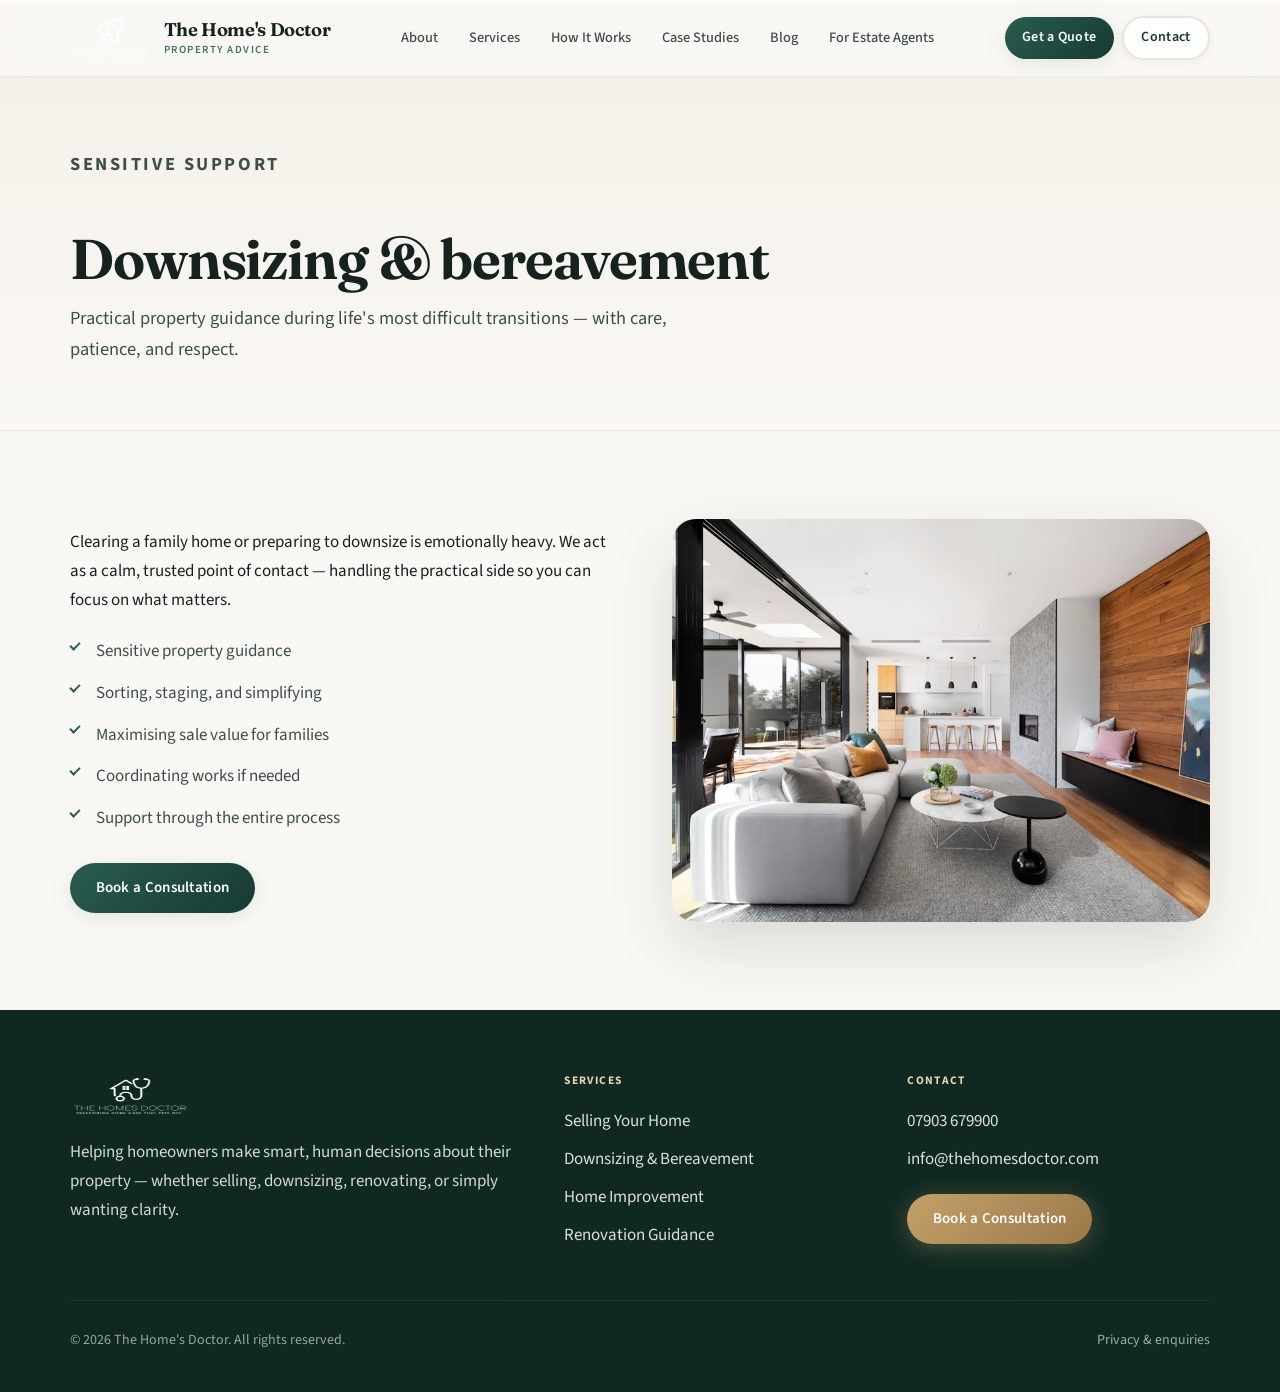
<file: downsizing/index.html>
<!DOCTYPE html>
<html lang="en-GB">
<head>
  <meta charset="utf-8">
  <meta name="viewport" content="width=device-width, initial-scale=1">
  <title>Downsizing &amp; Bereavement | The Home's Doctor</title>
  <meta name="description" content="Sensitive, practical property support during downsizing and bereavement — with care and respect.">
  <link rel="canonical" href="https://thehomesdoctor.com/downsizing/">
  <link rel="icon" href="../images/logo.png" type="image/png">
  <link rel="preconnect" href="https://fonts.googleapis.com">
  <link rel="preconnect" href="https://fonts.gstatic.com" crossorigin>
  <link href="https://fonts.googleapis.com/css2?family=Fraunces:opsz,wght@9..144,500;9..144,600;9..144,700&family=Source+Sans+3:wght@400;500;600;700&display=swap" rel="stylesheet">
  <script src="../js/site-base.js"></script>
  <link rel="stylesheet" href="" id="site-css">
  <script>document.getElementById("site-css").href = (window.SITE_BASE || "") + "/css/styles.css";</script>
  <script defer src="../js/layout.js"></script>
  <script defer src="../js/main.js"></script>
</head>
<body>
  <div data-site-header></div>
  <main>
    <section class="page-hero">
      <div class="container">
        <p class="eyebrow">Sensitive support</p>
        <h1>Downsizing &amp; bereavement</h1>
        <p>Practical property guidance during life's most difficult transitions — with care, patience, and respect.</p>
      </div>
    </section>
    <section class="section">
      <div class="container split">
        <div>
          <p>Clearing a family home or preparing to downsize is emotionally heavy. We act as a calm, trusted point of contact — handling the practical side so you can focus on what matters.</p>
          <ul class="check-list">
            <li>Sensitive property guidance</li>
            <li>Sorting, staging, and simplifying</li>
            <li>Maximising sale value for families</li>
            <li>Coordinating works if needed</li>
            <li>Support through the entire process</li>
          </ul>
          <a href="../contact/" class="btn btn-primary">Book a Consultation</a>
        </div>
        <img class="split-image" src="../images/pages/downsizing.jpg" alt="Welcoming home" loading="lazy">
      </div>
    </section>
  </main>
  <div data-site-footer></div>
</body>
</html>
</file>
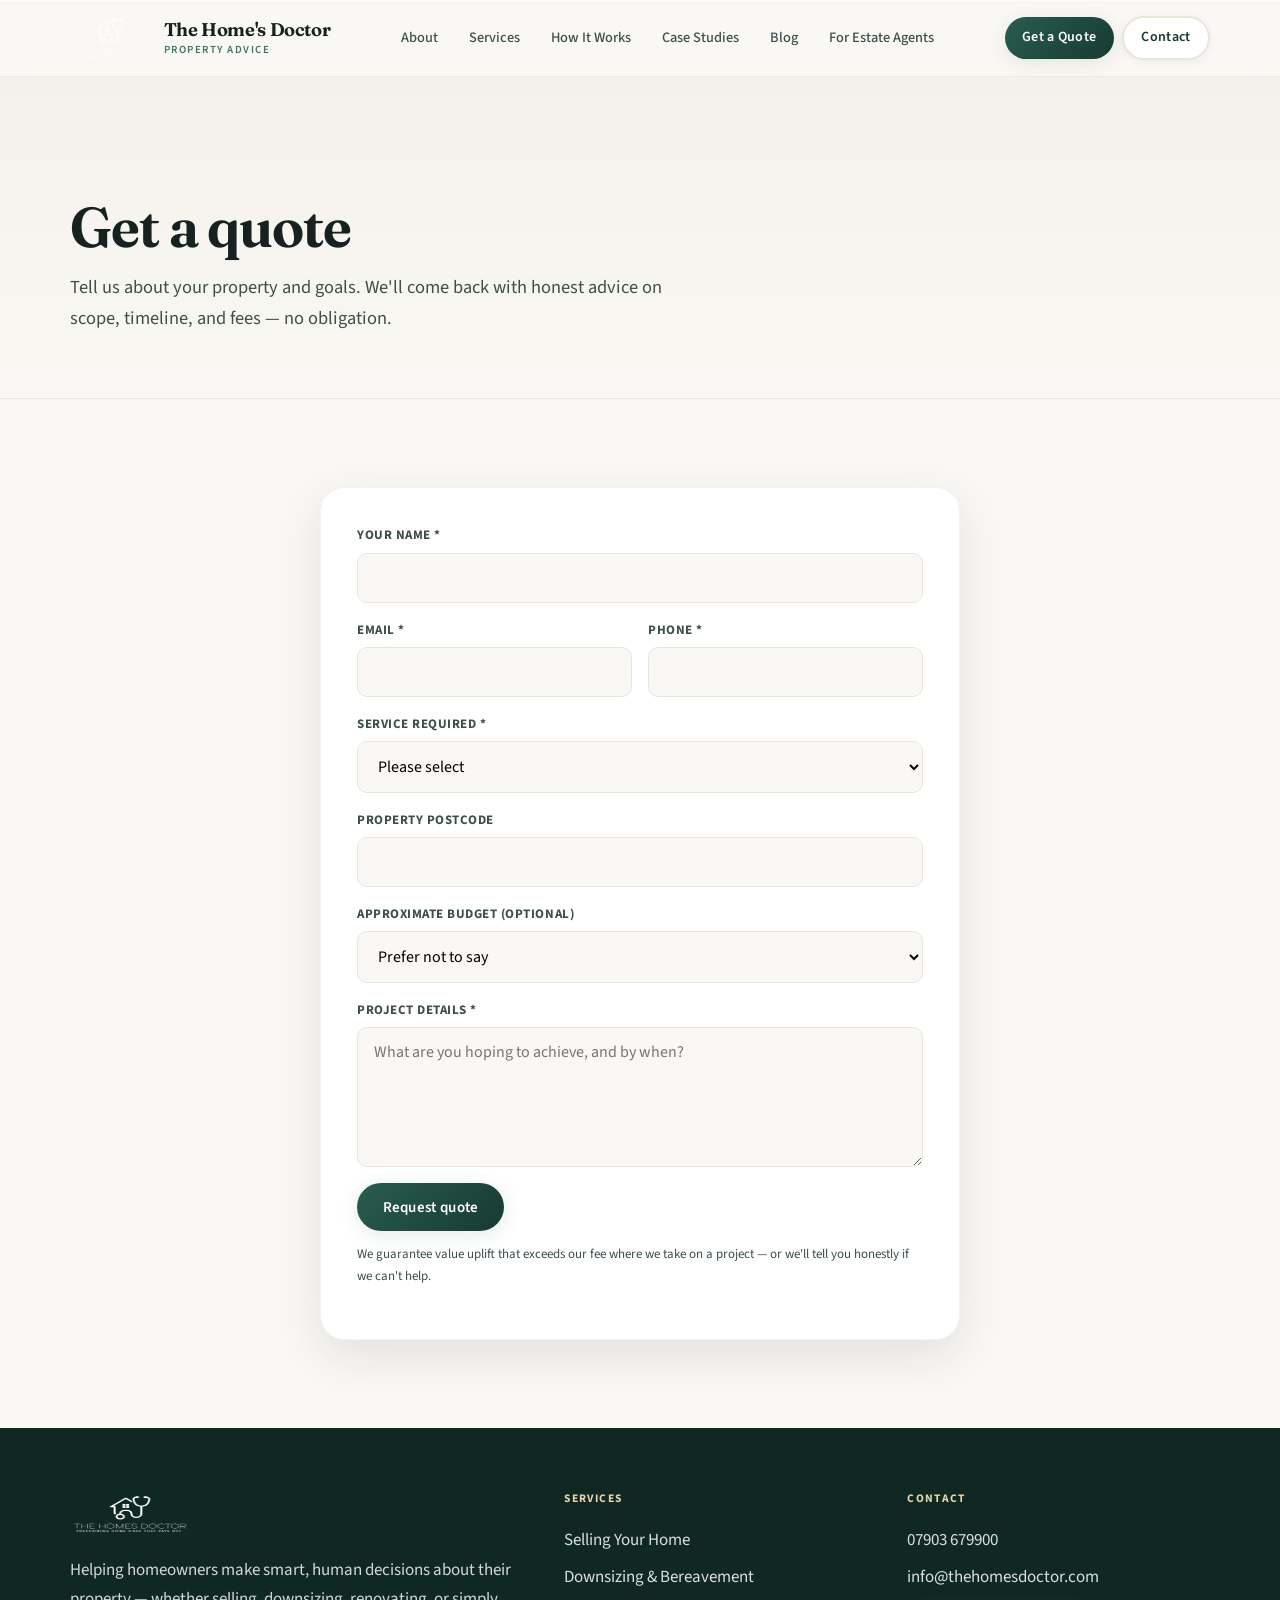
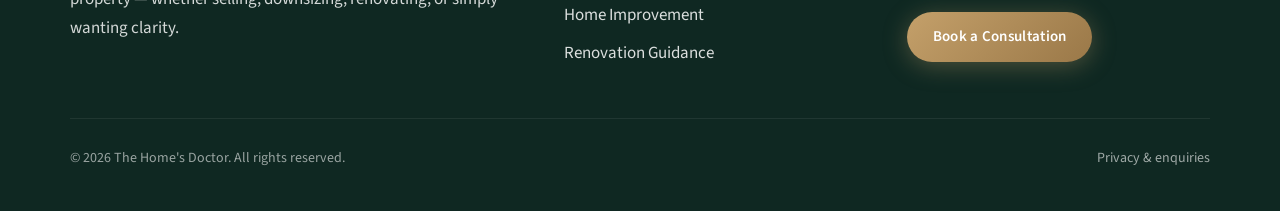
<file: get-quote/index.html>
<!DOCTYPE html>
<html lang="en-GB">
<head>
  <meta charset="utf-8">
  <meta name="viewport" content="width=device-width, initial-scale=1">
  <title>Get a Quote | The Home's Doctor</title>
  <meta name="description" content="Request a tailored quote for property advice — selling, downsizing, improvement or renovation guidance.">
  <link rel="canonical" href="https://thehomesdoctor.com/get-quote/">
  <link rel="icon" href="../images/logo.png" type="image/png">
  <link rel="preconnect" href="https://fonts.googleapis.com">
  <link rel="preconnect" href="https://fonts.gstatic.com" crossorigin>
  <link href="https://fonts.googleapis.com/css2?family=Fraunces:opsz,wght@9..144,500;9..144,600;9..144,700&family=Source+Sans+3:wght@400;500;600;700&display=swap" rel="stylesheet">
  <script src="../js/site-base.js"></script>
  <link rel="stylesheet" href="" id="site-css">
  <script>document.getElementById("site-css").href = (window.SITE_BASE || "") + "/css/styles.css";</script>
  <script defer src="../js/layout.js"></script>
  <script defer src="../js/main.js"></script>
</head>
<body>
  <div data-site-header></div>
  <main>
    <section class="page-hero">
      <div class="container">
        <h1>Get a quote</h1>
        <p>Tell us about your property and goals. We'll come back with honest advice on scope, timeline, and fees — no obligation.</p>
      </div>
    </section>

    <section class="section">
      <div class="container" style="max-width:640px">
        <div class="form-panel">
          <div class="form-success" role="status">Thank you — we'll review your details and respond within one working day.</div>
          <form name="quote" method="POST" data-netlify="true" netlify-honeypot="bot-field" action="/get-quote/?success=1">
            <input type="hidden" name="form-name" value="quote">
            <p hidden><label>Don't fill this in: <input name="bot-field"></label></p>
            <div class="form-group">
              <label for="name">Your name *</label>
              <input id="name" name="name" type="text" required autocomplete="name">
            </div>
            <div class="form-grid">
              <div class="form-group">
                <label for="email">Email *</label>
                <input id="email" name="email" type="email" required autocomplete="email">
              </div>
              <div class="form-group">
                <label for="phone">Phone *</label>
                <input id="phone" name="phone" type="tel" required autocomplete="tel">
              </div>
            </div>
            <div class="form-group">
              <label for="service">Service required *</label>
              <select id="service" name="service" required>
                <option value="">Please select</option>
                <option>Selling your home</option>
                <option>Downsizing / bereavement</option>
                <option>Home improvement</option>
                <option>Renovation guidance</option>
                <option>Property health check</option>
                <option>Other</option>
              </select>
            </div>
            <div class="form-group">
              <label for="postcode">Property postcode</label>
              <input id="postcode" name="postcode" type="text" autocomplete="postal-code">
            </div>
            <div class="form-group">
              <label for="budget">Approximate budget (optional)</label>
              <select id="budget" name="budget">
                <option value="">Prefer not to say</option>
                <option>Under £5,000</option>
                <option>£5,000 – £15,000</option>
                <option>£15,000 – £50,000</option>
                <option>Over £50,000</option>
              </select>
            </div>
            <div class="form-group">
              <label for="details">Project details *</label>
              <textarea id="details" name="details" required placeholder="What are you hoping to achieve, and by when?"></textarea>
            </div>
            <button type="submit" class="btn btn-primary">Request quote</button>
            <p class="form-note">We guarantee value uplift that exceeds our fee where we take on a project — or we'll tell you honestly if we can't help.</p>
          </form>
        </div>
      </div>
    </section>
  </main>
  <div data-site-footer></div>
</body>
</html>
</file>
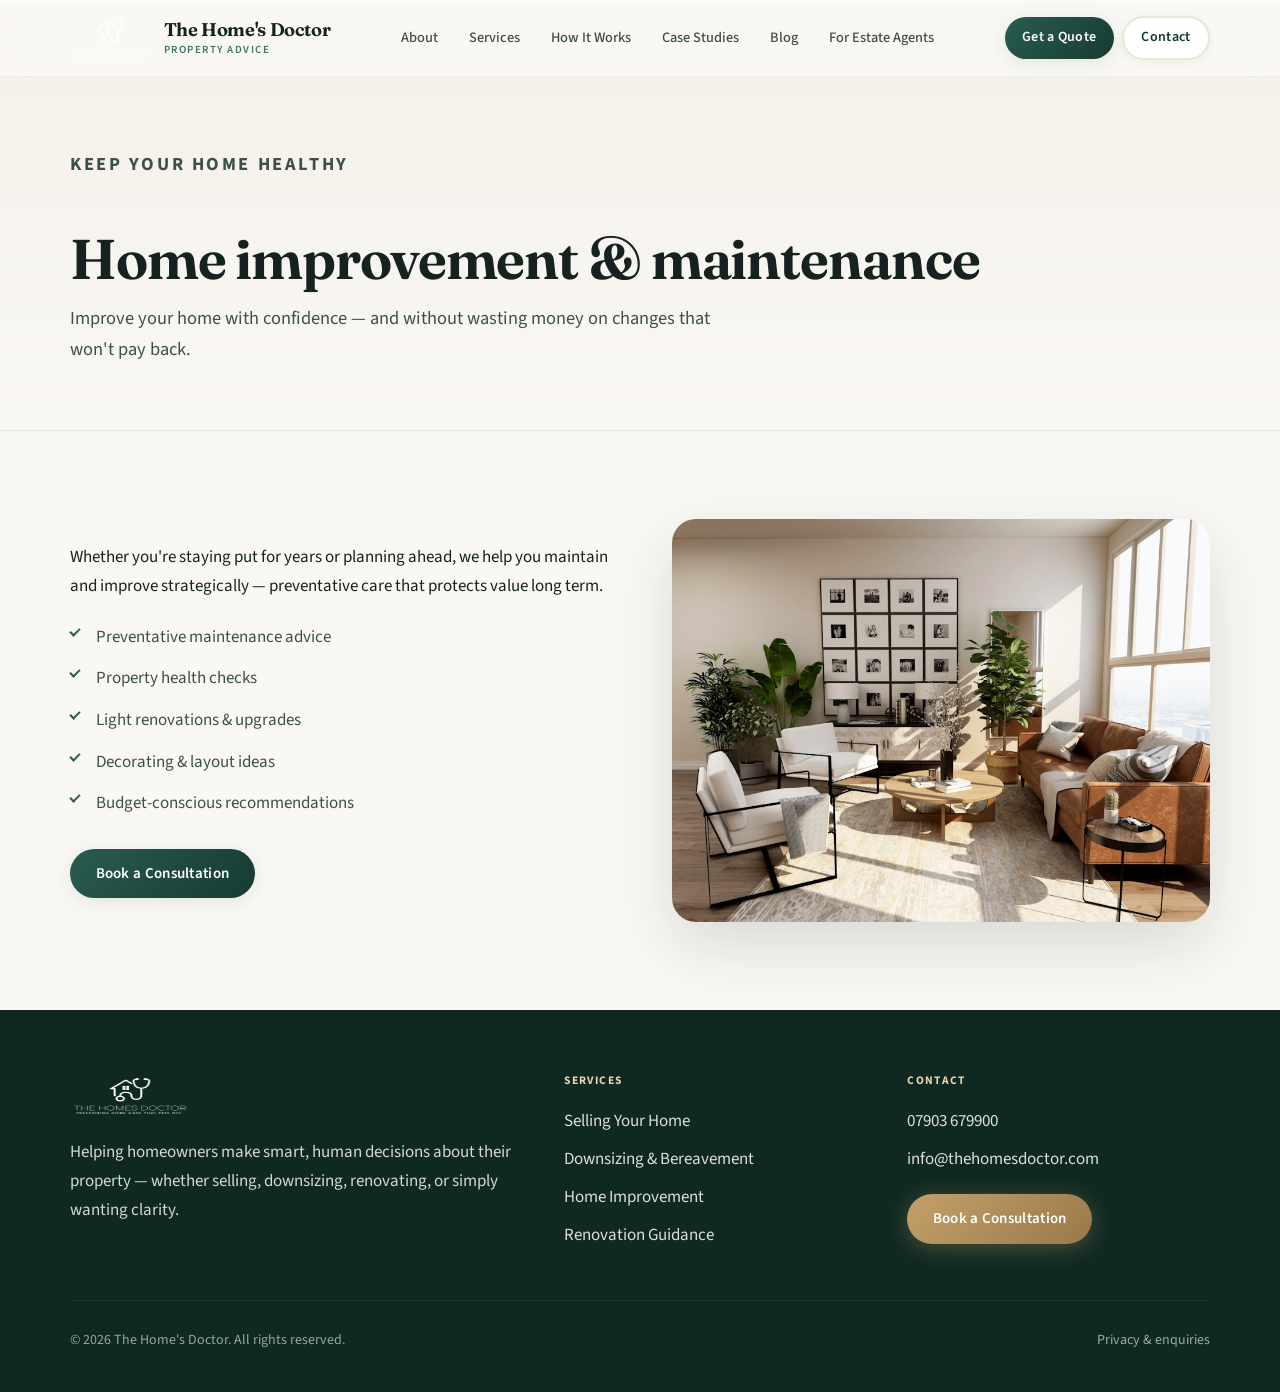
<file: home-improvement/index.html>
<!DOCTYPE html>
<html lang="en-GB">
<head>
  <meta charset="utf-8">
  <meta name="viewport" content="width=device-width, initial-scale=1">
  <title>Home Improvement | The Home's Doctor</title>
  <meta name="description" content="Home improvement and maintenance advice to protect and enhance your property's value.">
  <link rel="canonical" href="https://thehomesdoctor.com/home-improvement/">
  <link rel="icon" href="../images/logo.png" type="image/png">
  <link rel="preconnect" href="https://fonts.googleapis.com">
  <link rel="preconnect" href="https://fonts.gstatic.com" crossorigin>
  <link href="https://fonts.googleapis.com/css2?family=Fraunces:opsz,wght@9..144,500;9..144,600;9..144,700&family=Source+Sans+3:wght@400;500;600;700&display=swap" rel="stylesheet">
  <script src="../js/site-base.js"></script>
  <link rel="stylesheet" href="" id="site-css">
  <script>document.getElementById("site-css").href = (window.SITE_BASE || "") + "/css/styles.css";</script>
  <script defer src="../js/layout.js"></script>
  <script defer src="../js/main.js"></script>
</head>
<body>
  <div data-site-header></div>
  <main>
    <section class="page-hero">
      <div class="container">
        <p class="eyebrow">Keep your home healthy</p>
        <h1>Home improvement &amp; maintenance</h1>
        <p>Improve your home with confidence — and without wasting money on changes that won't pay back.</p>
      </div>
    </section>
    <section class="section">
      <div class="container split">
        <div>
          <p>Whether you're staying put for years or planning ahead, we help you maintain and improve strategically — preventative care that protects value long term.</p>
          <ul class="check-list">
            <li>Preventative maintenance advice</li>
            <li>Property health checks</li>
            <li>Light renovations &amp; upgrades</li>
            <li>Decorating &amp; layout ideas</li>
            <li>Budget-conscious recommendations</li>
          </ul>
          <a href="../contact/" class="btn btn-primary">Book a Consultation</a>
        </div>
        <img class="split-image" src="../images/pages/improvement.jpg" alt="Improved living space" loading="lazy">
      </div>
    </section>
  </main>
  <div data-site-footer></div>
</body>
</html>
</file>
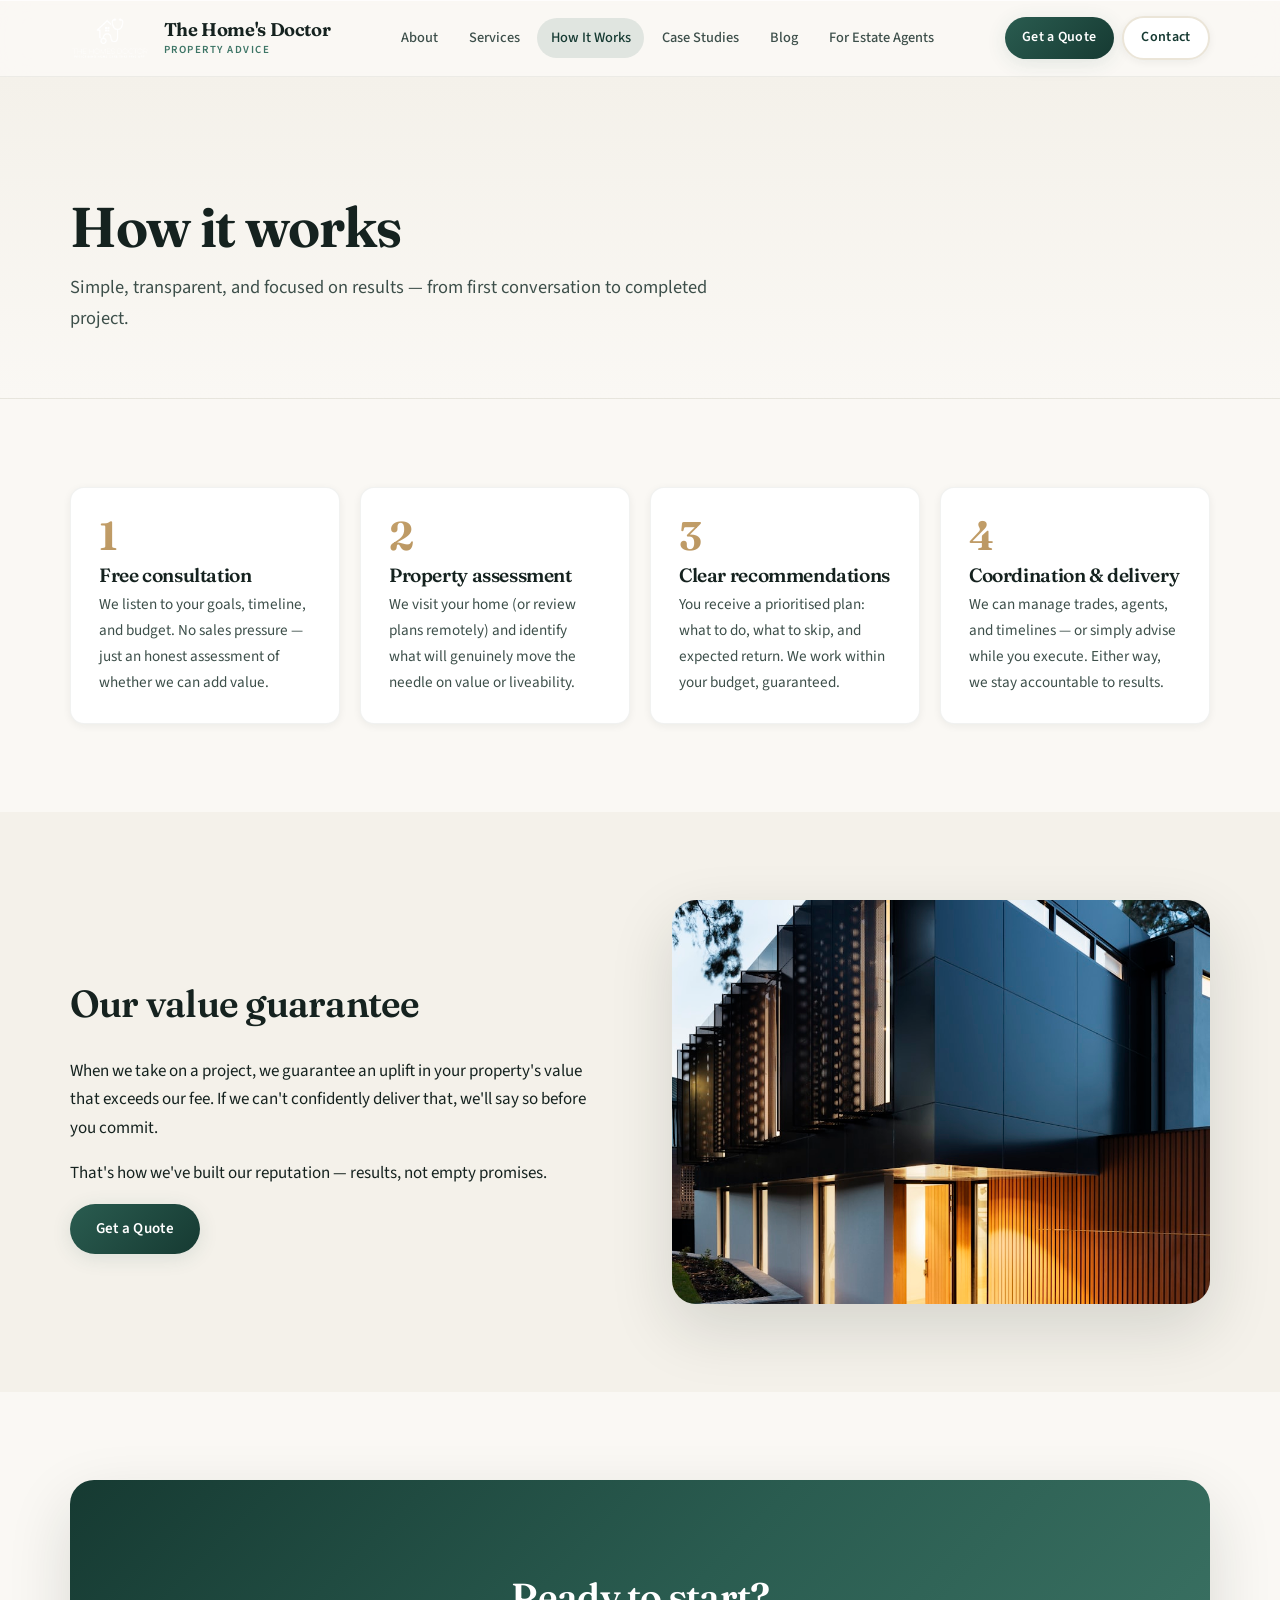
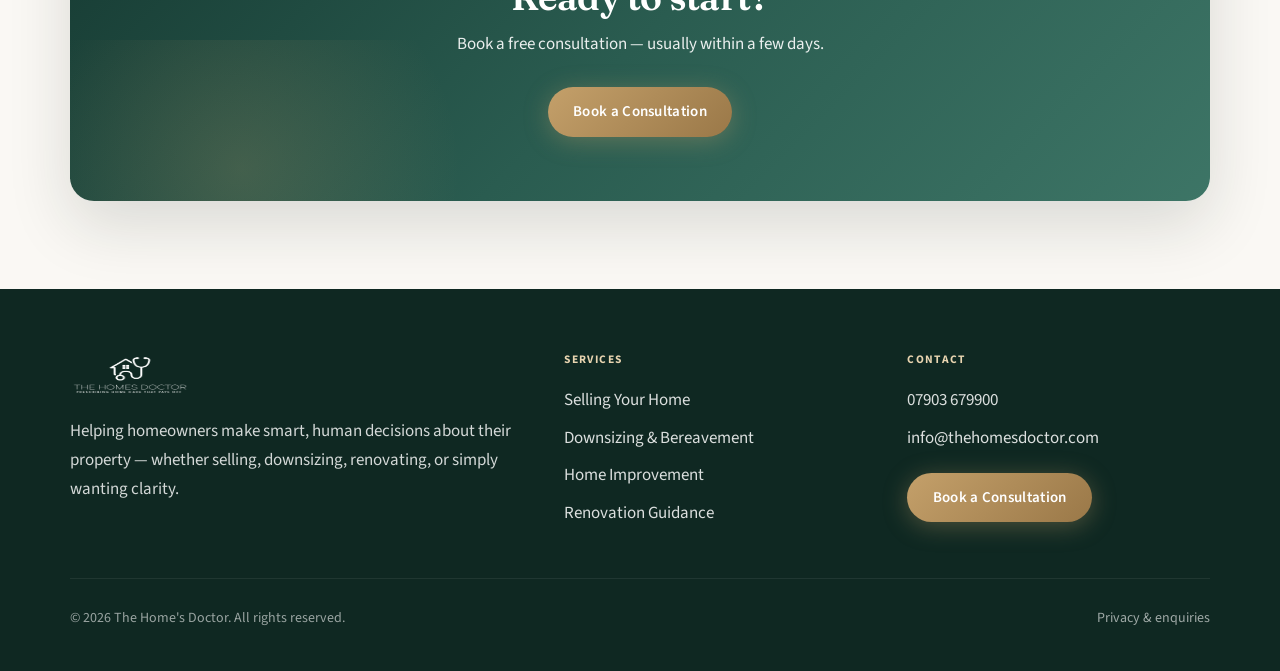
<file: how-it-works/index.html>
<!DOCTYPE html>
<html lang="en-GB">
<head>
  <meta charset="utf-8">
  <meta name="viewport" content="width=device-width, initial-scale=1">
  <title>How It Works | The Home's Doctor</title>
  <meta name="description" content="A straightforward process: listen, advise, coordinate, and deliver measurable property value uplift.">
  <link rel="canonical" href="https://thehomesdoctor.com/how-it-works/">
  <link rel="icon" href="../images/logo.png" type="image/png">
  <link rel="preconnect" href="https://fonts.googleapis.com">
  <link rel="preconnect" href="https://fonts.gstatic.com" crossorigin>
  <link href="https://fonts.googleapis.com/css2?family=Fraunces:opsz,wght@9..144,500;9..144,600;9..144,700&family=Source+Sans+3:wght@400;500;600;700&display=swap" rel="stylesheet">
  <script src="../js/site-base.js"></script>
  <link rel="stylesheet" href="" id="site-css">
  <script>document.getElementById("site-css").href = (window.SITE_BASE || "") + "/css/styles.css";</script>
  <script defer src="../js/layout.js"></script>
  <script defer src="../js/main.js"></script>
</head>
<body>
  <div data-site-header></div>
  <main>
    <section class="page-hero">
      <div class="container">
        <h1>How it works</h1>
        <p>Simple, transparent, and focused on results — from first conversation to completed project.</p>
      </div>
    </section>

    <section class="section">
      <div class="container feature-grid">
        <div class="feature">
          <div class="num">1</div>
          <h3>Free consultation</h3>
          <p>We listen to your goals, timeline, and budget. No sales pressure — just an honest assessment of whether we can add value.</p>
        </div>
        <div class="feature">
          <div class="num">2</div>
          <h3>Property assessment</h3>
          <p>We visit your home (or review plans remotely) and identify what will genuinely move the needle on value or liveability.</p>
        </div>
        <div class="feature">
          <div class="num">3</div>
          <h3>Clear recommendations</h3>
          <p>You receive a prioritised plan: what to do, what to skip, and expected return. We work within your budget, guaranteed.</p>
        </div>
        <div class="feature">
          <div class="num">4</div>
          <h3>Coordination &amp; delivery</h3>
          <p>We can manage trades, agents, and timelines — or simply advise while you execute. Either way, we stay accountable to results.</p>
        </div>
      </div>
    </section>

    <section class="section section-alt">
      <div class="container split">
        <div>
          <h2>Our value guarantee</h2>
          <p>When we take on a project, we guarantee an uplift in your property's value that exceeds our fee. If we can't confidently deliver that, we'll say so before you commit.</p>
          <p>That's how we've built our reputation — results, not empty promises.</p>
          <a href="../get-quote/" class="btn btn-primary">Get a Quote</a>
        </div>
        <img class="split-image" src="../images/pages/how-it-works.jpg" alt="Well-presented property interior" loading="lazy">
      </div>
    </section>

    <section class="section">
      <div class="container">
        <div class="cta-band">
          <h2>Ready to start?</h2>
          <p>Book a free consultation — usually within a few days.</p>
          <a href="../contact/" class="btn btn-gold">Book a Consultation</a>
        </div>
      </div>
    </section>
  </main>
  <div data-site-footer></div>
</body>
</html>
</file>
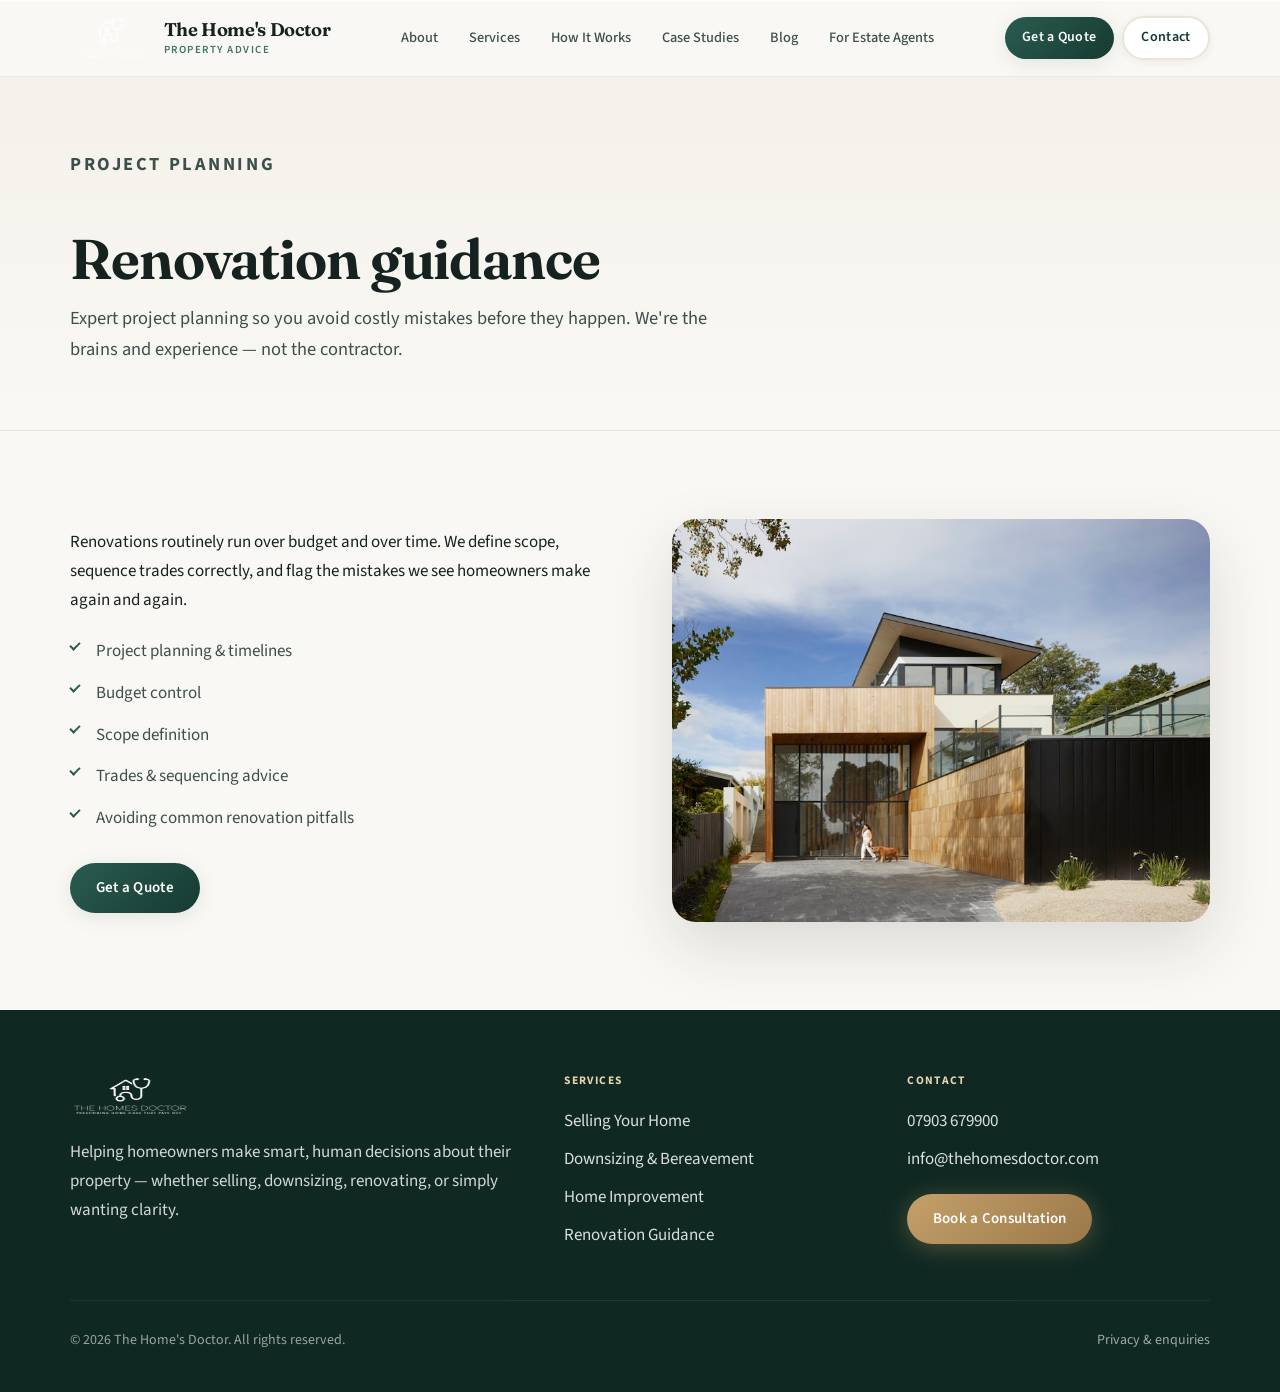
<file: renovation-guidance/index.html>
<!DOCTYPE html>
<html lang="en-GB">
<head>
  <meta charset="utf-8">
  <meta name="viewport" content="width=device-width, initial-scale=1">
  <title>Renovation Guidance | The Home's Doctor</title>
  <meta name="description" content="Renovation project planning and budget control — avoid costly mistakes before they happen.">
  <link rel="canonical" href="https://thehomesdoctor.com/renovation-guidance/">
  <link rel="icon" href="../images/logo.png" type="image/png">
  <link rel="preconnect" href="https://fonts.googleapis.com">
  <link rel="preconnect" href="https://fonts.gstatic.com" crossorigin>
  <link href="https://fonts.googleapis.com/css2?family=Fraunces:opsz,wght@9..144,500;9..144,600;9..144,700&family=Source+Sans+3:wght@400;500;600;700&display=swap" rel="stylesheet">
  <script src="../js/site-base.js"></script>
  <link rel="stylesheet" href="" id="site-css">
  <script>document.getElementById("site-css").href = (window.SITE_BASE || "") + "/css/styles.css";</script>
  <script defer src="../js/layout.js"></script>
  <script defer src="../js/main.js"></script>
</head>
<body>
  <div data-site-header></div>
  <main>
    <section class="page-hero">
      <div class="container">
        <p class="eyebrow">Project planning</p>
        <h1>Renovation guidance</h1>
        <p>Expert project planning so you avoid costly mistakes before they happen. We're the brains and experience — not the contractor.</p>
      </div>
    </section>
    <section class="section">
      <div class="container split">
        <div>
          <p>Renovations routinely run over budget and over time. We define scope, sequence trades correctly, and flag the mistakes we see homeowners make again and again.</p>
          <ul class="check-list">
            <li>Project planning &amp; timelines</li>
            <li>Budget control</li>
            <li>Scope definition</li>
            <li>Trades &amp; sequencing advice</li>
            <li>Avoiding common renovation pitfalls</li>
          </ul>
          <a href="../get-quote/" class="btn btn-primary">Get a Quote</a>
        </div>
        <img class="split-image" src="../images/pages/renovation.jpg" alt="Renovation in progress" loading="lazy">
      </div>
    </section>
  </main>
  <div data-site-footer></div>
</body>
</html>
</file>
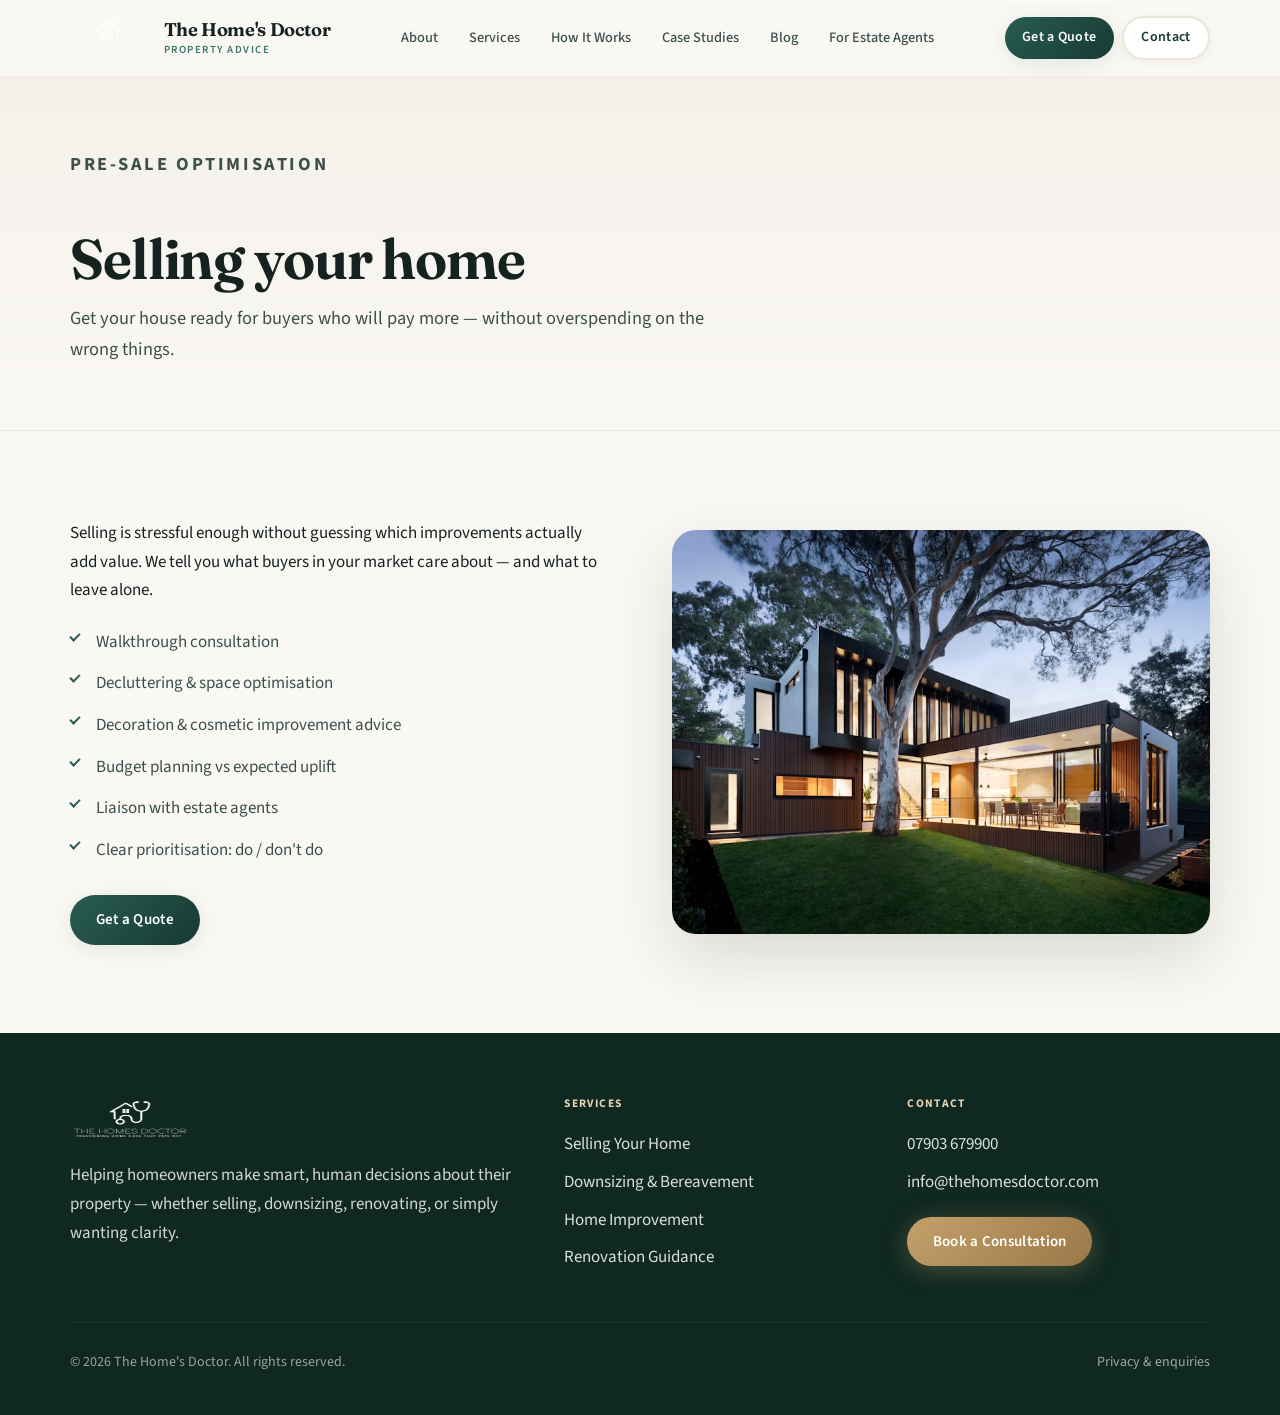
<file: selling-your-home/index.html>
<!DOCTYPE html>
<html lang="en-GB">
<head>
  <meta charset="utf-8">
  <meta name="viewport" content="width=device-width, initial-scale=1">
  <title>Selling Your Home | The Home's Doctor</title>
  <meta name="description" content="Pre-sale optimisation: get your home ready for buyers who will pay more, without overspending.">
  <link rel="canonical" href="https://thehomesdoctor.com/selling-your-home/">
  <link rel="icon" href="../images/logo.png" type="image/png">
  <link rel="preconnect" href="https://fonts.googleapis.com">
  <link rel="preconnect" href="https://fonts.gstatic.com" crossorigin>
  <link href="https://fonts.googleapis.com/css2?family=Fraunces:opsz,wght@9..144,500;9..144,600;9..144,700&family=Source+Sans+3:wght@400;500;600;700&display=swap" rel="stylesheet">
  <script src="../js/site-base.js"></script>
  <link rel="stylesheet" href="" id="site-css">
  <script>document.getElementById("site-css").href = (window.SITE_BASE || "") + "/css/styles.css";</script>
  <script defer src="../js/layout.js"></script>
  <script defer src="../js/main.js"></script>
</head>
<body>
  <div data-site-header></div>
  <main>
    <section class="page-hero">
      <div class="container">
        <p class="eyebrow">Pre-sale optimisation</p>
        <h1>Selling your home</h1>
        <p>Get your house ready for buyers who will pay more — without overspending on the wrong things.</p>
      </div>
    </section>
    <section class="section">
      <div class="container split">
        <div>
          <p>Selling is stressful enough without guessing which improvements actually add value. We tell you what buyers in your market care about — and what to leave alone.</p>
          <ul class="check-list">
            <li>Walkthrough consultation</li>
            <li>Decluttering &amp; space optimisation</li>
            <li>Decoration &amp; cosmetic improvement advice</li>
            <li>Budget planning vs expected uplift</li>
            <li>Liaison with estate agents</li>
            <li>Clear prioritisation: do / don't do</li>
          </ul>
          <a href="../get-quote/" class="btn btn-primary">Get a Quote</a>
        </div>
        <img class="split-image" src="../images/pages/selling.jpg" alt="Home prepared for sale" loading="lazy">
      </div>
    </section>
  </main>
  <div data-site-footer></div>
</body>
</html>
</file>
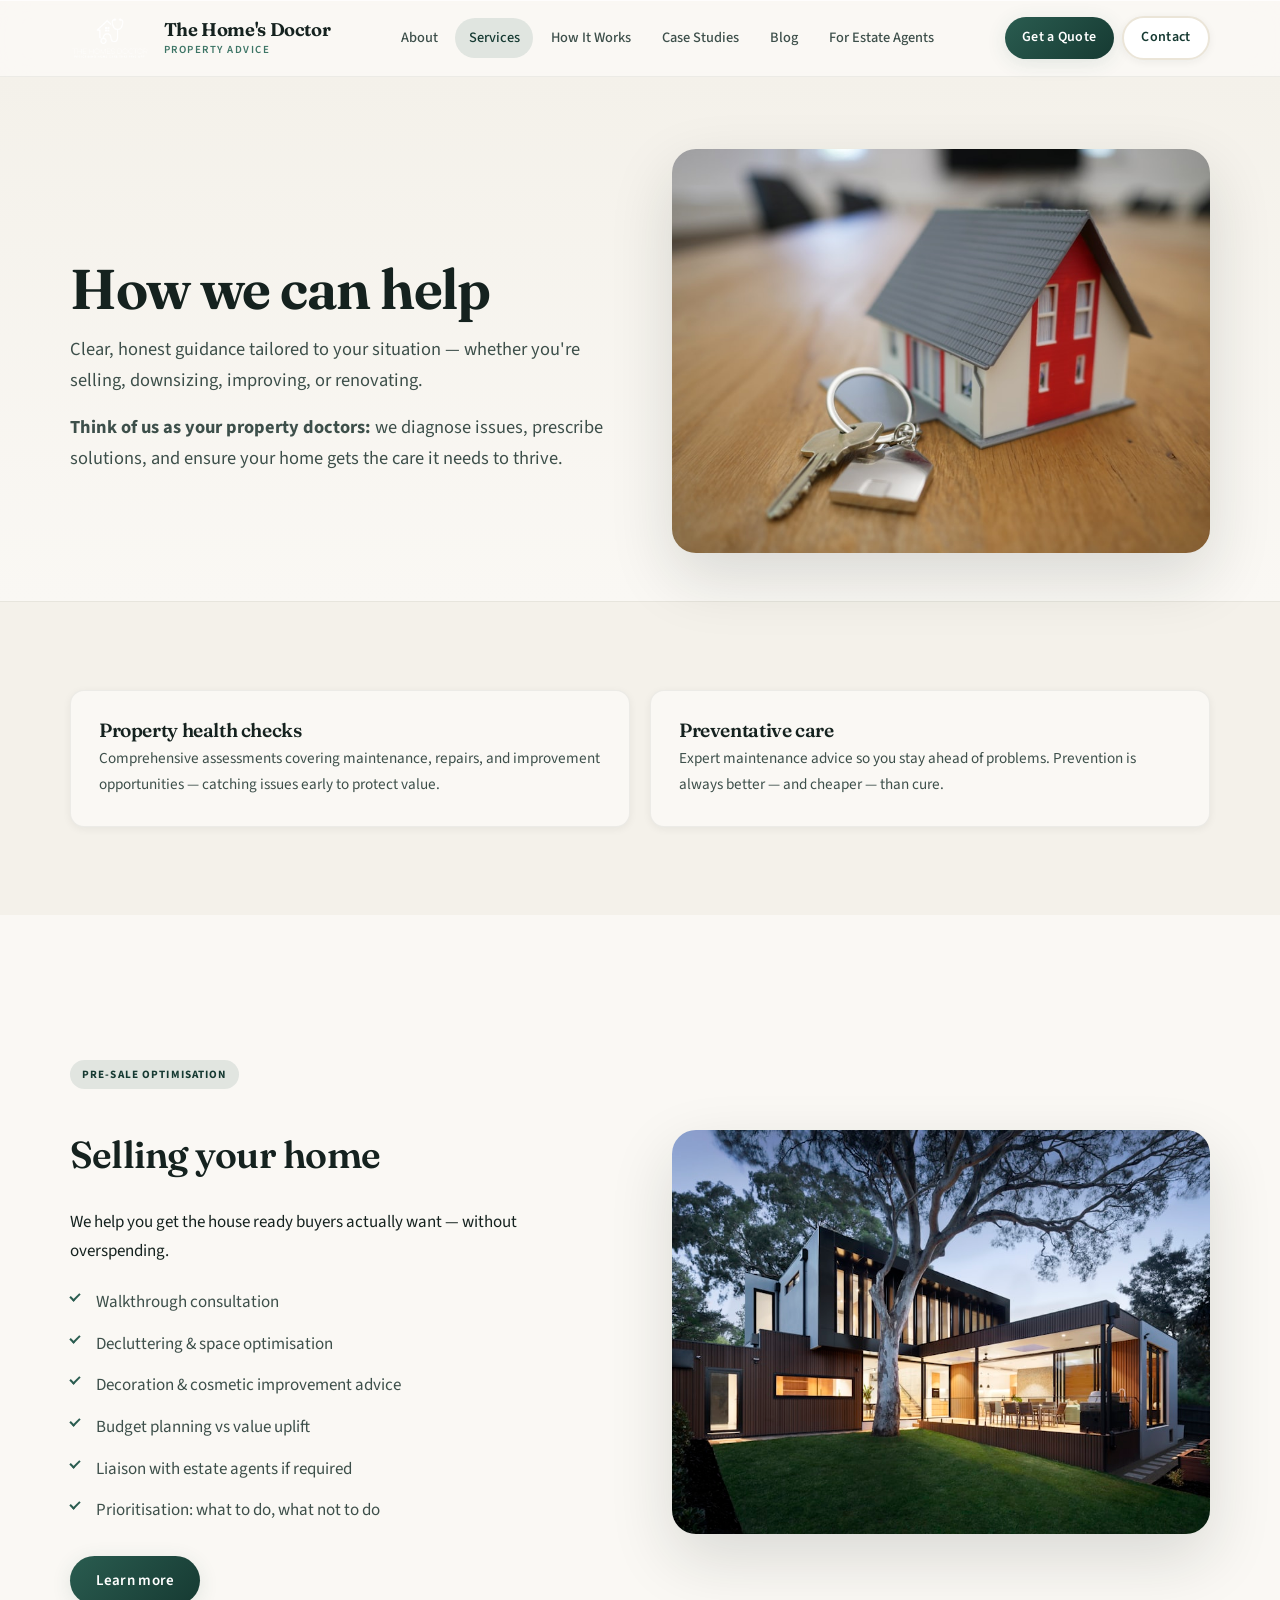
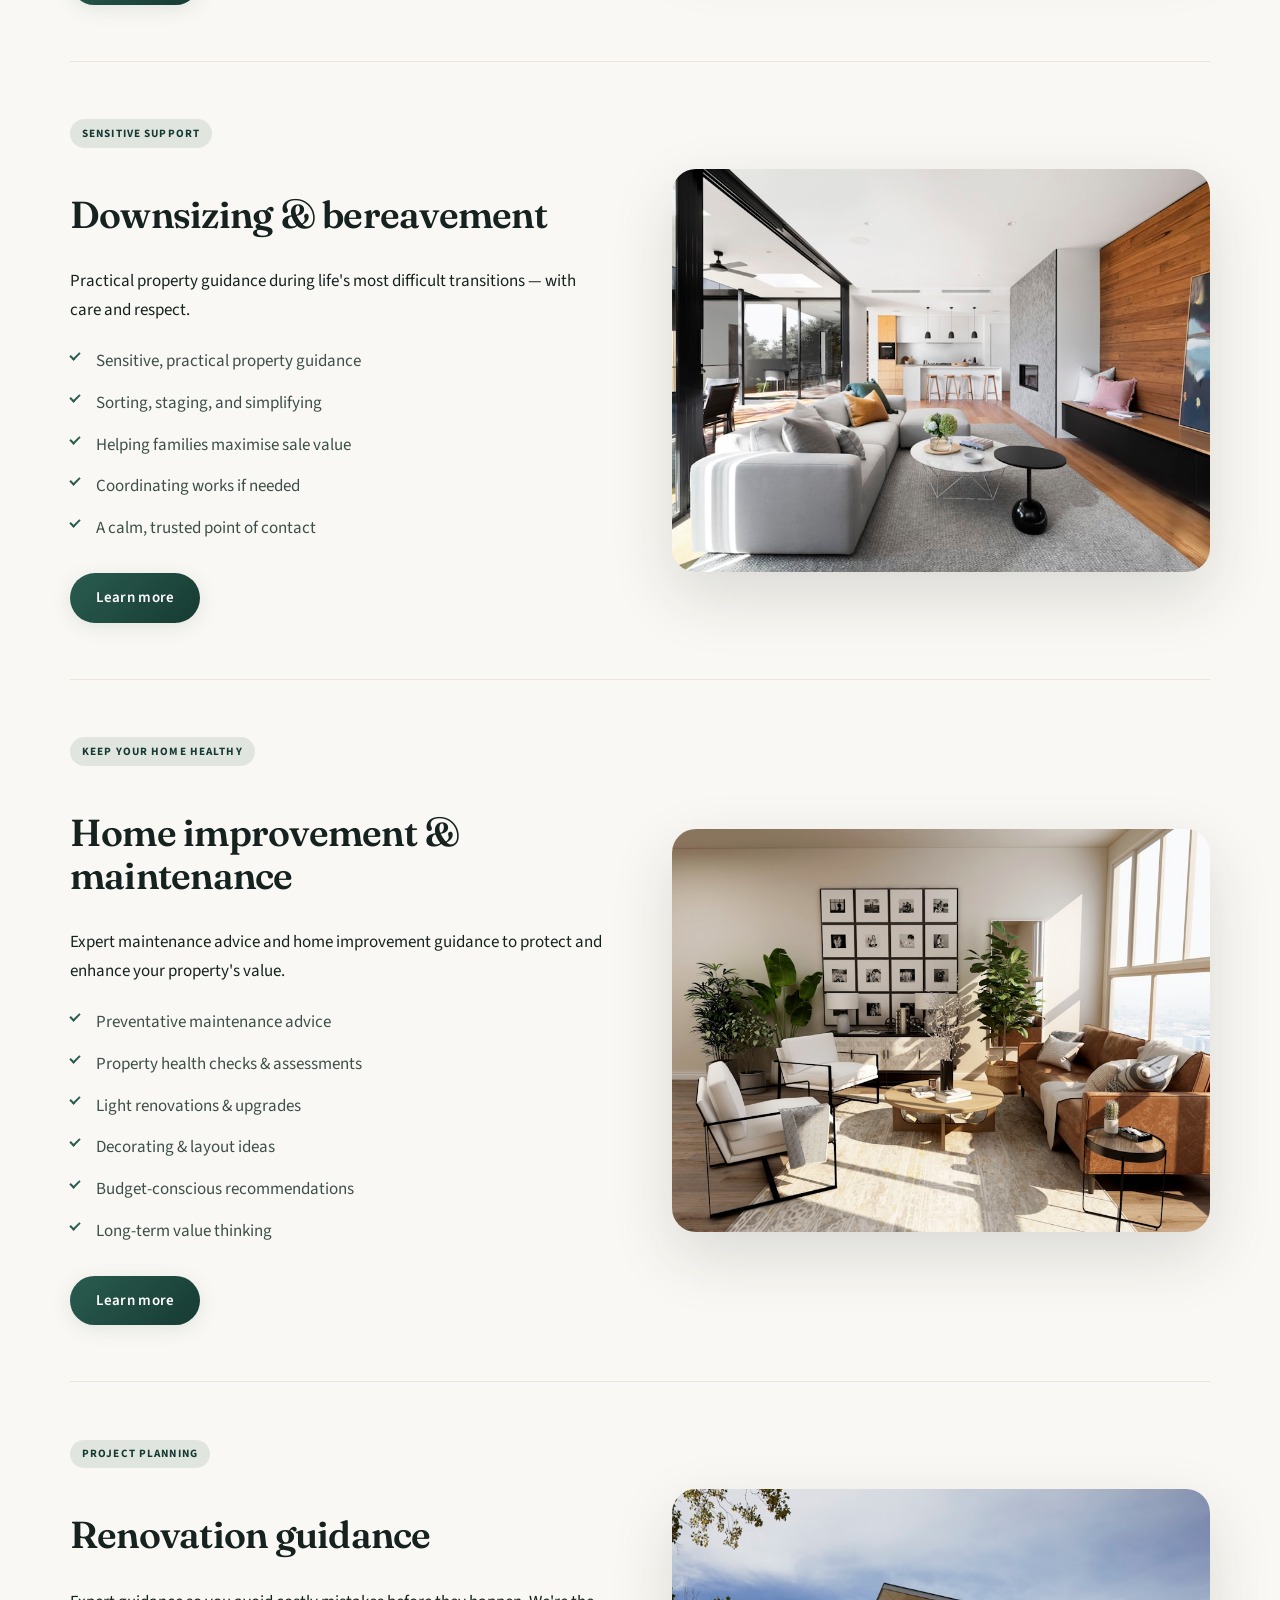
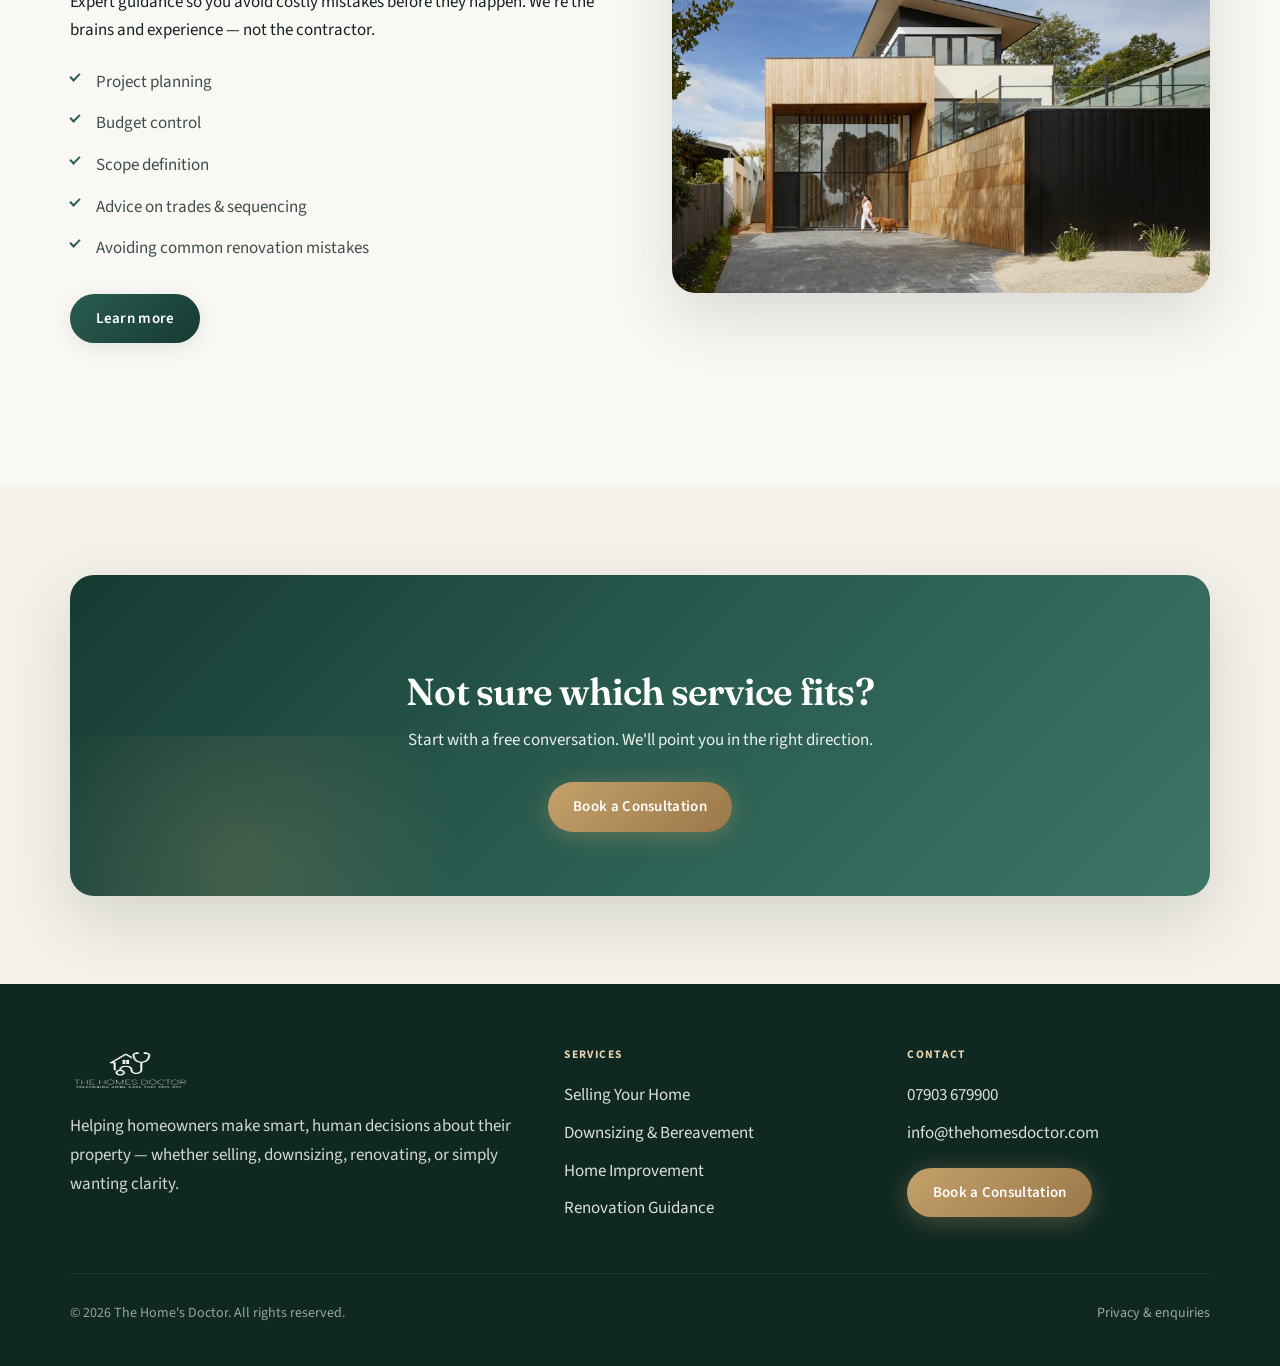
<file: services/index.html>
<!DOCTYPE html>
<html lang="en-GB">
<head>
  <meta charset="utf-8">
  <meta name="viewport" content="width=device-width, initial-scale=1">
  <title>Services | The Home's Doctor</title>
  <meta name="description" content="Property health checks, selling, downsizing, home improvement and renovation guidance — clear, honest advice tailored to your situation.">
  <link rel="canonical" href="https://thehomesdoctor.com/services/">
  <link rel="icon" href="../images/logo.png" type="image/png">
  <link rel="preconnect" href="https://fonts.googleapis.com">
  <link rel="preconnect" href="https://fonts.gstatic.com" crossorigin>
  <link href="https://fonts.googleapis.com/css2?family=Fraunces:opsz,wght@9..144,500;9..144,600;9..144,700&family=Source+Sans+3:wght@400;500;600;700&display=swap" rel="stylesheet">
  <script src="../js/site-base.js"></script>
  <link rel="stylesheet" href="" id="site-css">
  <script>document.getElementById("site-css").href = (window.SITE_BASE || "") + "/css/styles.css";</script>
  <script defer src="../js/layout.js"></script>
  <script defer src="../js/main.js"></script>
</head>
<body>
  <div data-site-header></div>
  <main>
    <section class="page-hero">
      <div class="container split">
        <div>
          <h1>How we can help</h1>
          <p>Clear, honest guidance tailored to your situation — whether you're selling, downsizing, improving, or renovating.</p>
          <p><strong>Think of us as your property doctors:</strong> we diagnose issues, prescribe solutions, and ensure your home gets the care it needs to thrive.</p>
        </div>
        <img class="split-image" src="../images/pages/services-consult.jpg" alt="Property consultation" width="900" height="675" loading="lazy">
      </div>
    </section>

    <section class="section section-alt">
      <div class="container feature-grid">
        <div class="feature">
          <h3>Property health checks</h3>
          <p>Comprehensive assessments covering maintenance, repairs, and improvement opportunities — catching issues early to protect value.</p>
        </div>
        <div class="feature">
          <h3>Preventative care</h3>
          <p>Expert maintenance advice so you stay ahead of problems. Prevention is always better — and cheaper — than cure.</p>
        </div>
      </div>
    </section>

    <section class="section">
      <div class="container">
        <article class="service-detail split">
          <div>
            <span class="tag">Pre-sale optimisation</span>
            <h2>Selling your home</h2>
            <p>We help you get the house ready buyers actually want — without overspending.</p>
            <ul class="check-list">
              <li>Walkthrough consultation</li>
              <li>Decluttering &amp; space optimisation</li>
              <li>Decoration &amp; cosmetic improvement advice</li>
              <li>Budget planning vs value uplift</li>
              <li>Liaison with estate agents if required</li>
              <li>Prioritisation: what to do, what not to do</li>
            </ul>
            <a href="../selling-your-home/" class="btn btn-primary">Learn more</a>
          </div>
          <img class="split-image" src="../images/pages/selling.jpg" alt="Home ready for sale" loading="lazy">
        </article>

        <article class="service-detail split">
          <div>
            <span class="tag">Sensitive support</span>
            <h2>Downsizing &amp; bereavement</h2>
            <p>Practical property guidance during life's most difficult transitions — with care and respect.</p>
            <ul class="check-list">
              <li>Sensitive, practical property guidance</li>
              <li>Sorting, staging, and simplifying</li>
              <li>Helping families maximise sale value</li>
              <li>Coordinating works if needed</li>
              <li>A calm, trusted point of contact</li>
            </ul>
            <a href="../downsizing/" class="btn btn-primary">Learn more</a>
          </div>
          <img class="split-image" src="../images/pages/downsizing.jpg" alt="Comfortable family home" loading="lazy">
        </article>

        <article class="service-detail split">
          <div>
            <span class="tag">Keep your home healthy</span>
            <h2>Home improvement &amp; maintenance</h2>
            <p>Expert maintenance advice and home improvement guidance to protect and enhance your property's value.</p>
            <ul class="check-list">
              <li>Preventative maintenance advice</li>
              <li>Property health checks &amp; assessments</li>
              <li>Light renovations &amp; upgrades</li>
              <li>Decorating &amp; layout ideas</li>
              <li>Budget-conscious recommendations</li>
              <li>Long-term value thinking</li>
            </ul>
            <a href="../home-improvement/" class="btn btn-primary">Learn more</a>
          </div>
          <img class="split-image" src="../images/pages/improvement.jpg" alt="Well-maintained interior" loading="lazy">
        </article>

        <article class="service-detail split">
          <div>
            <span class="tag">Project planning</span>
            <h2>Renovation guidance</h2>
            <p>Expert guidance so you avoid costly mistakes before they happen. We're the brains and experience — not the contractor.</p>
            <ul class="check-list">
              <li>Project planning</li>
              <li>Budget control</li>
              <li>Scope definition</li>
              <li>Advice on trades &amp; sequencing</li>
              <li>Avoiding common renovation mistakes</li>
            </ul>
            <a href="../renovation-guidance/" class="btn btn-primary">Learn more</a>
          </div>
          <img class="split-image" src="../images/pages/renovation.jpg" alt="Renovation planning" loading="lazy">
        </article>
      </div>
    </section>

    <section class="section section-alt">
      <div class="container">
        <div class="cta-band">
          <h2>Not sure which service fits?</h2>
          <p>Start with a free conversation. We'll point you in the right direction.</p>
          <a href="../contact/" class="btn btn-gold">Book a Consultation</a>
        </div>
      </div>
    </section>
  </main>
  <div data-site-footer></div>
</body>
</html>
</file>
